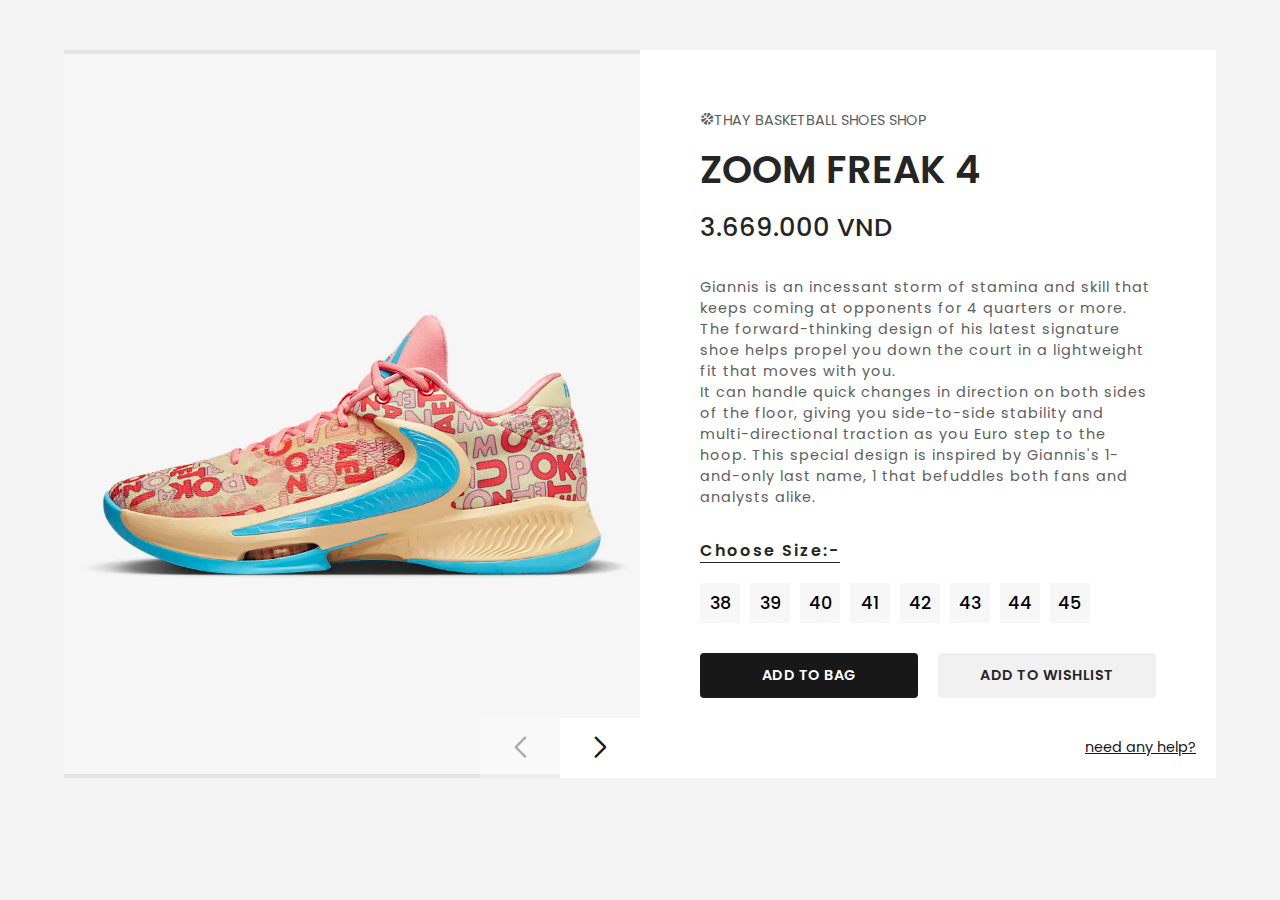
<file: Detail Product/product1.html>
<!--DOCTYPE html-->
 <html lang="en">
    <head>
        <meta charset="UTF-8">
        <meta http-equiv="X-UA-Compatible" content="IE=edge">
        <meta name="viewport" content="width=device-width, initial-scale=1.0">
        <title>THAYSHOP</title>
        <link rel="icon" type="image/x-icon" href="/Images/basketball-ball.png">
        <link rel="stylesheet" href="styleproduct.css"/>
        <link rel="stylesheet" href="https://cdn.jsdelivr.net/npm/boxicons@latest/css/boxicons.min.css">
        <link rel="preconnect" href="https://fonts.googleapis.com">
        <link rel="preconnect" href="https://fonts.gstatic.com" crossorigin>
        <link href="https://fonts.googleapis.com/css2?family=DM+Serif+Display:ital@0;1&family=Poppins:ital,wght@0,100;0,200;0,300;0,400;0,500;0,600;0,700;0,800;0,900;1,100;1,200;1,300;1,400;1,500;1,600;1,700;1,800;1,900&display=swap" rel="stylesheet">
        <link rel="stylesheet" href="https://cdnjs.cloudflare.com/ajax/libs/font-awesome/6.2.0/css/all.min.css">
    
        <!-- Link Swiper's CSS -->
        <link
          rel="stylesheet"
          href="https://cdn.jsdelivr.net/npm/swiper/swiper-bundle.min.css"
        />
    
    
    </head>
    <body>
    
        <!--==Product-Page=================================-->
        <section id="product-page">
        <div class="product-details">
            <!--IMAGES CLASS-->
            <div class="product-img">
    
            <!-- Swiper Slider -->
            <div class="swiper mySwiper">
                <div class="swiper-wrapper">
                
                <!--Add Images-->
                <div class="swiper-slide">
                    <img src="images/detail1/1.jpg" />
                </div>
                <div class="swiper-slide">
                    <img src="images/detail1/2.jpg" />
                </div>
                <div class="swiper-slide">
                    <img src="images/detail1/3.jpg" />
                </div>
                <div class="swiper-slide">
                    <img src="images/detail1/4.jpg" />
                </div>
                <div class="swiper-slide">
                    <img src="images/detail1/5.jpg" />
                </div>
                <div class="swiper-slide">
                    <img src="images/detail1/6.jpg" />
                </div>
                <div class="swiper-slide">
                  <img src="images/detail1/7.jpg" />
              </div>
    
                </div>
    
                <!--btns-->
                <div class="slider-btns">
                    <div class="swiper-button-prev"></div>
                    <div class="swiper-button-next"></div>
                </div>
            </div>
    
            </div>
            <!--**Text************************-->
            <div class="product-text">
                <!--category-->
                <span class="product-category"><i class='bx bxs-basketball' ></i>THAY BASKETBALL SHOES SHOP</span>
                <h3>ZOOM FREAK 4</h3>
                <span class="product-price">3.669.000 VND</span>
                <p>Giannis is an incessant storm of stamina and skill that keeps coming at opponents for 4 quarters or more. The forward-thinking design of his latest signature shoe helps propel you down the court in a lightweight fit that moves with you.
                    <br/>
                    It can handle quick changes in direction on both sides of the floor, giving you side-to-side stability and multi-directional traction as you Euro step to the hoop. This special design is inspired by Giannis's 1-and-only last name, 1 that befuddles both fans and analysts alike.
                </p>
                <!--size-->
                <div class="product-size-container">
                    <strong>Choose Size:-</strong>
                    <div class="product-size">
                        <!--Size 38-->
                        <input type="checkbox" class="s-checkbox" id="s-38">
                        <label for="s-38" class="s-label">38</label>
                        <!--Size 39-->
                        <input type="checkbox" class="s-checkbox" id="s-39">
                        <label for="s-39" class="s-label">39</label>
                        <!--Size 40-->
                        <input type="checkbox" class="s-checkbox" id="s-40">
                        <label for="s-40" class="s-label">40</label>
                        <!--Size 41-->
                        <input type="checkbox" class="s-checkbox" id="s-41">
                        <label for="s-41" class="s-label">41</label>
                        <!--Size 42-->
                        <input type="checkbox" class="s-checkbox" id="s-42">
                        <label for="s-42" class="s-label">42</label>
                        <!--Size 43-->
                        <input type="checkbox" class="s-checkbox" id="s-43">
                        <label for="s-43" class="s-label">43</label>
                        <!--Size 44-->
                        <input type="checkbox" class="s-checkbox" id="s-44">
                        <label for="s-44" class="s-label">44</label>
                        <!--Size 45-->
                        <input type="checkbox" class="s-checkbox" id="s-45">
                        <label for="s-45" class="s-label">45</label>
                    </div>
                </div>
    
                <!--btn-->
                <div class="product-button">
                    <a href="#" class="add-bag-btn">Add To Bag</a>
                    <a href="#" class="add-wishlist-btn">Add To Wishlist</a>
                </div>
                <!--help-btn-->
                <a href="#" class="help-btn">Need Any Help?</a>
            </div>
        </div>
        </section>
    
        <script src="https://code.jquery.com/jquery-3.6.1.js" integrity="sha256-3zlB5s2uwoUzrXK3BT7AX3FyvojsraNFxCc2vC/7pNI="crossorigin="anonymous"></script>
    
        <script src="https://cdn.jsdelivr.net/npm/swiper/swiper-bundle.min.js"></script>
    
        <!-- Initialize Swiper -->
        <script>
          var swiper = new Swiper(".mySwiper", {
            slidesPerView: 1,
            spaceBetween: 10,
            navigation: {
              nextEl: ".swiper-button-next",
              prevEl: ".swiper-button-prev",
            },
            breakpoints: {
              450: {
                slidesPerView: 1,
                spaceBetween: 0,
              },
              820: {
                slidesPerView: 1,
                spaceBetween: 0,
              },
              1024: {
                slidesPerView: 1,
                spaceBetween:0,
              },
            },
          });
    
    
          $('.s-checkbox').on('change', function() {
                $('.s-checkbox').not(this).prop('checked', false);  
            });
        </script>
    </body>
    </html>
</file>
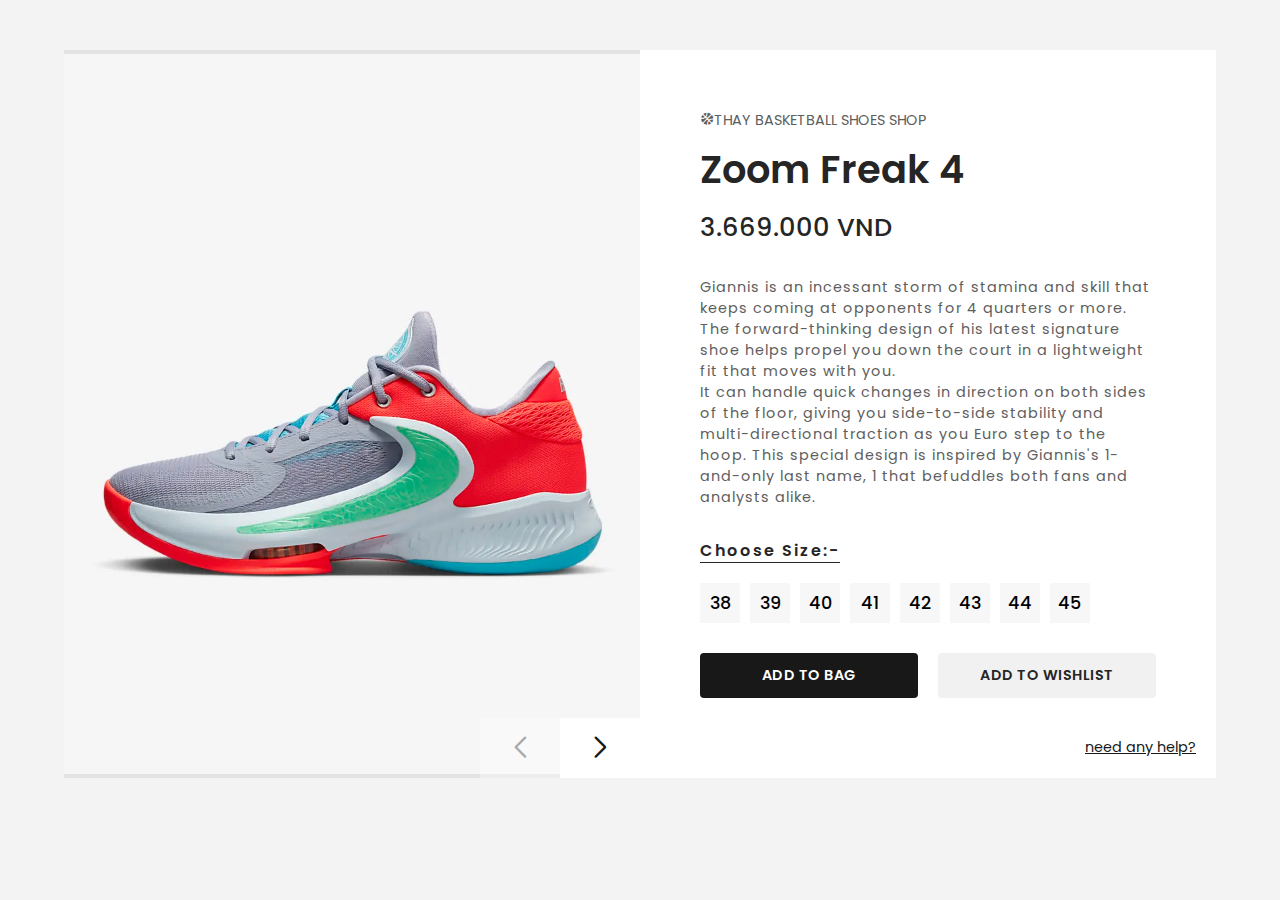
<file: Detail Product/product10.html>
<!--DOCTYPE html-->
 <html lang="en">
    <head>
        <meta charset="UTF-8">
        <meta http-equiv="X-UA-Compatible" content="IE=edge">
        <meta name="viewport" content="width=device-width, initial-scale=1.0">
        <title>THAYSHOP</title>
        <link rel="icon" type="image/x-icon" href="/Images/basketball-ball.png">
        <link rel="stylesheet" href="styleproduct.css"/>
        <link rel="stylesheet" href="https://cdn.jsdelivr.net/npm/boxicons@latest/css/boxicons.min.css">
        <link rel="preconnect" href="https://fonts.googleapis.com">
        <link rel="preconnect" href="https://fonts.gstatic.com" crossorigin>
        <link href="https://fonts.googleapis.com/css2?family=DM+Serif+Display:ital@0;1&family=Poppins:ital,wght@0,100;0,200;0,300;0,400;0,500;0,600;0,700;0,800;0,900;1,100;1,200;1,300;1,400;1,500;1,600;1,700;1,800;1,900&display=swap" rel="stylesheet">
        <link rel="stylesheet" href="https://cdnjs.cloudflare.com/ajax/libs/font-awesome/6.2.0/css/all.min.css">
    
        <!-- Link Swiper's CSS -->
        <link
          rel="stylesheet"
          href="https://cdn.jsdelivr.net/npm/swiper/swiper-bundle.min.css"
        />
    
    
    </head>
    <body>
    
        <!--==Product-Page=================================-->
        <section id="product-page">
        <div class="product-details">
            <!--IMAGES CLASS-->
            <div class="product-img">
    
            <!-- Swiper Slider -->
            <div class="swiper mySwiper">
                <div class="swiper-wrapper">
                
                <!--Add Images-->
                <div class="swiper-slide">
                    <img src="images/detail10/1.jpg" />
                </div>
                <div class="swiper-slide">
                    <img src="images/detail10/2.jpg" />
                </div>
                <div class="swiper-slide">
                    <img src="images/detail10/3.jpg" />
                </div>
                <div class="swiper-slide">
                    <img src="images/detail10/4.jpg" />
                </div>
                <div class="swiper-slide">
                    <img src="images/detail10/5.jpg" />
                </div>
                <div class="swiper-slide">
                    <img src="images/detail10/6.jpg" />
                </div>
                <div class="swiper-slide">
                    <img src="images/detail10/7.jpg" />
                </div>
    
                </div>
    
                <!--btns-->
                <div class="slider-btns">
                    <div class="swiper-button-prev"></div>
                    <div class="swiper-button-next"></div>
                </div>
            </div>
    
            </div>
            <!--**Text************************-->
            <div class="product-text">
                <!--category-->
                <span class="product-category"><i class='bx bxs-basketball' ></i>THAY BASKETBALL SHOES SHOP</span>
                <h3>Zoom Freak 4</h3>
                <span class="product-price">3.669.000 VND</span>
                <p>Giannis is an incessant storm of stamina and skill that keeps coming at opponents for 4 quarters or more. The forward-thinking design of his latest signature shoe helps propel you down the court in a lightweight fit that moves with you.
                    <br/>
                    It can handle quick changes in direction on both sides of the floor, giving you side-to-side stability and multi-directional traction as you Euro step to the hoop. This special design is inspired by Giannis's 1-and-only last name, 1 that befuddles both fans and analysts alike.
                </p>
                <!--size-->
                <div class="product-size-container">
                    <strong>Choose Size:-</strong>
                    <div class="product-size">
                        <!--Size 38-->
                        <input type="checkbox" class="s-checkbox" id="s-38">
                        <label for="s-38" class="s-label">38</label>
                        <!--Size 39-->
                        <input type="checkbox" class="s-checkbox" id="s-39">
                        <label for="s-39" class="s-label">39</label>
                        <!--Size 40-->
                        <input type="checkbox" class="s-checkbox" id="s-40">
                        <label for="s-40" class="s-label">40</label>
                        <!--Size 41-->
                        <input type="checkbox" class="s-checkbox" id="s-41">
                        <label for="s-41" class="s-label">41</label>
                        <!--Size 42-->
                        <input type="checkbox" class="s-checkbox" id="s-42">
                        <label for="s-42" class="s-label">42</label>
                        <!--Size 43-->
                        <input type="checkbox" class="s-checkbox" id="s-43">
                        <label for="s-43" class="s-label">43</label>
                        <!--Size 44-->
                        <input type="checkbox" class="s-checkbox" id="s-44">
                        <label for="s-44" class="s-label">44</label>
                        <!--Size 45-->
                        <input type="checkbox" class="s-checkbox" id="s-45">
                        <label for="s-45" class="s-label">45</label>
                    </div>
                </div>
    
                <!--btn-->
                <div class="product-button">
                    <a href="#" class="add-bag-btn">Add To Bag</a>
                    <a href="#" class="add-wishlist-btn">Add To Wishlist</a>
                </div>
                <!--help-btn-->
                <a href="#" class="help-btn">Need Any Help?</a>
            </div>
        </div>
        </section>
    
        <script src="https://code.jquery.com/jquery-3.6.1.js" integrity="sha256-3zlB5s2uwoUzrXK3BT7AX3FyvojsraNFxCc2vC/7pNI="crossorigin="anonymous"></script>
    
        <script src="https://cdn.jsdelivr.net/npm/swiper/swiper-bundle.min.js"></script>
    
        <!-- Initialize Swiper -->
        <script>
          var swiper = new Swiper(".mySwiper", {
            slidesPerView: 1,
            spaceBetween: 10,
            navigation: {
              nextEl: ".swiper-button-next",
              prevEl: ".swiper-button-prev",
            },
            breakpoints: {
              450: {
                slidesPerView: 1,
                spaceBetween: 0,
              },
              820: {
                slidesPerView: 1,
                spaceBetween: 0,
              },
              1024: {
                slidesPerView: 1,
                spaceBetween:0,
              },
            },
          });
    
    
          $('.s-checkbox').on('change', function() {
                $('.s-checkbox').not(this).prop('checked', false);  
            });
        </script>
    </body>
    </html>
</file>
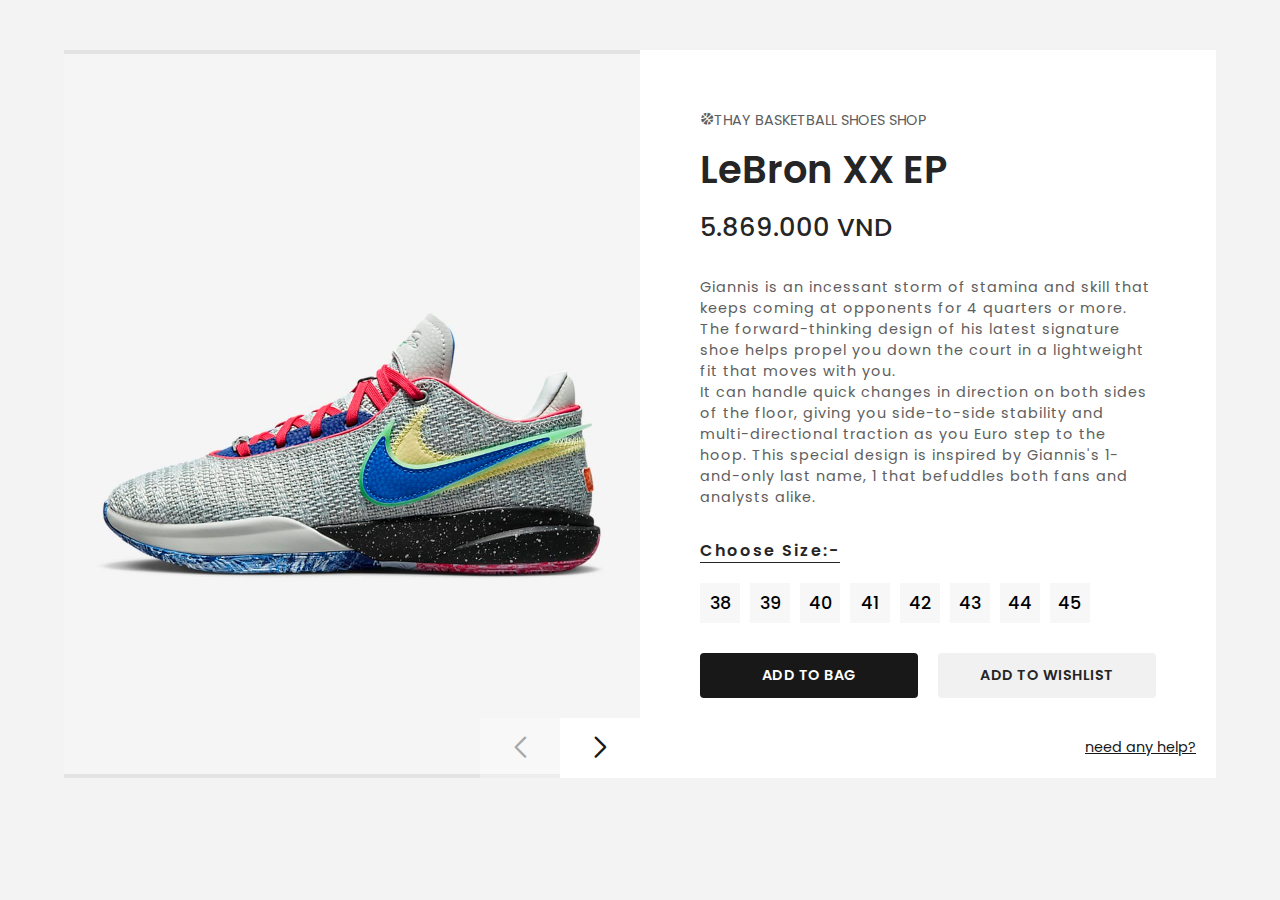
<file: Detail Product/product11.html>
<!--DOCTYPE html-->
 <html lang="en">
    <head>
        <meta charset="UTF-8">
        <meta http-equiv="X-UA-Compatible" content="IE=edge">
        <meta name="viewport" content="width=device-width, initial-scale=1.0">
        <title>THAYSHOP</title>
        <link rel="icon" type="image/x-icon" href="/Images/basketball-ball.png">
        <link rel="stylesheet" href="styleproduct.css"/>
        <link rel="stylesheet" href="https://cdn.jsdelivr.net/npm/boxicons@latest/css/boxicons.min.css">
        <link rel="preconnect" href="https://fonts.googleapis.com">
        <link rel="preconnect" href="https://fonts.gstatic.com" crossorigin>
        <link href="https://fonts.googleapis.com/css2?family=DM+Serif+Display:ital@0;1&family=Poppins:ital,wght@0,100;0,200;0,300;0,400;0,500;0,600;0,700;0,800;0,900;1,100;1,200;1,300;1,400;1,500;1,600;1,700;1,800;1,900&display=swap" rel="stylesheet">
        <link rel="stylesheet" href="https://cdnjs.cloudflare.com/ajax/libs/font-awesome/6.2.0/css/all.min.css">
    
        <!-- Link Swiper's CSS -->
        <link
          rel="stylesheet"
          href="https://cdn.jsdelivr.net/npm/swiper/swiper-bundle.min.css"
        />
    
    
    </head>
    <body>
    
        <!--==Product-Page=================================-->
        <section id="product-page">
        <div class="product-details">
            <!--IMAGES CLASS-->
            <div class="product-img">
    
            <!-- Swiper Slider -->
            <div class="swiper mySwiper">
                <div class="swiper-wrapper">
                
                <!--Add Images-->
                <div class="swiper-slide">
                    <img src="images/detail11/1.jpg" />
                </div>
                <div class="swiper-slide">
                    <img src="images/detail11/2.jpg" />
                </div>
                <div class="swiper-slide">
                    <img src="images/detail11/3.jpg" />
                </div>
                <div class="swiper-slide">
                    <img src="images/detail11/4.jpg" />
                </div>
                <div class="swiper-slide">
                    <img src="images/detail11/5.jpg" />
                </div>
                <div class="swiper-slide">
                    <img src="images/detail11/6.jpg" />
                </div>
                <div class="swiper-slide">
                    <img src="images/detail11/7.jpg" />
                </div>
    
                </div>
    
                <!--btns-->
                <div class="slider-btns">
                    <div class="swiper-button-prev"></div>
                    <div class="swiper-button-next"></div>
                </div>
            </div>
    
            </div>
            <!--**Text************************-->
            <div class="product-text">
                <!--category-->
                <span class="product-category"><i class='bx bxs-basketball' ></i>THAY BASKETBALL SHOES SHOP</span>
                <h3>LeBron XX EP</h3>
                <span class="product-price">5.869.000 VND</span>
                <p>Giannis is an incessant storm of stamina and skill that keeps coming at opponents for 4 quarters or more. The forward-thinking design of his latest signature shoe helps propel you down the court in a lightweight fit that moves with you.
                    <br/>
                    It can handle quick changes in direction on both sides of the floor, giving you side-to-side stability and multi-directional traction as you Euro step to the hoop. This special design is inspired by Giannis's 1-and-only last name, 1 that befuddles both fans and analysts alike.
                </p>
                <!--size-->
                <div class="product-size-container">
                    <strong>Choose Size:-</strong>
                    <div class="product-size">
                        <!--Size 38-->
                        <input type="checkbox" class="s-checkbox" id="s-38">
                        <label for="s-38" class="s-label">38</label>
                        <!--Size 39-->
                        <input type="checkbox" class="s-checkbox" id="s-39">
                        <label for="s-39" class="s-label">39</label>
                        <!--Size 40-->
                        <input type="checkbox" class="s-checkbox" id="s-40">
                        <label for="s-40" class="s-label">40</label>
                        <!--Size 41-->
                        <input type="checkbox" class="s-checkbox" id="s-41">
                        <label for="s-41" class="s-label">41</label>
                        <!--Size 42-->
                        <input type="checkbox" class="s-checkbox" id="s-42">
                        <label for="s-42" class="s-label">42</label>
                        <!--Size 43-->
                        <input type="checkbox" class="s-checkbox" id="s-43">
                        <label for="s-43" class="s-label">43</label>
                        <!--Size 44-->
                        <input type="checkbox" class="s-checkbox" id="s-44">
                        <label for="s-44" class="s-label">44</label>
                        <!--Size 45-->
                        <input type="checkbox" class="s-checkbox" id="s-45">
                        <label for="s-45" class="s-label">45</label>
                    </div>
                </div>
    
                <!--btn-->
                <div class="product-button">
                    <a href="#" class="add-bag-btn">Add To Bag</a>
                    <a href="#" class="add-wishlist-btn">Add To Wishlist</a>
                </div>
                <!--help-btn-->
                <a href="#" class="help-btn">Need Any Help?</a>
            </div>
        </div>
        </section>
    
        <script src="https://code.jquery.com/jquery-3.6.1.js" integrity="sha256-3zlB5s2uwoUzrXK3BT7AX3FyvojsraNFxCc2vC/7pNI="crossorigin="anonymous"></script>
    
        <script src="https://cdn.jsdelivr.net/npm/swiper/swiper-bundle.min.js"></script>
    
        <!-- Initialize Swiper -->
        <script>
          var swiper = new Swiper(".mySwiper", {
            slidesPerView: 1,
            spaceBetween: 10,
            navigation: {
              nextEl: ".swiper-button-next",
              prevEl: ".swiper-button-prev",
            },
            breakpoints: {
              450: {
                slidesPerView: 1,
                spaceBetween: 0,
              },
              820: {
                slidesPerView: 1,
                spaceBetween: 0,
              },
              1024: {
                slidesPerView: 1,
                spaceBetween:0,
              },
            },
          });
    
    
          $('.s-checkbox').on('change', function() {
                $('.s-checkbox').not(this).prop('checked', false);  
            });
        </script>
    </body>
    </html>
</file>
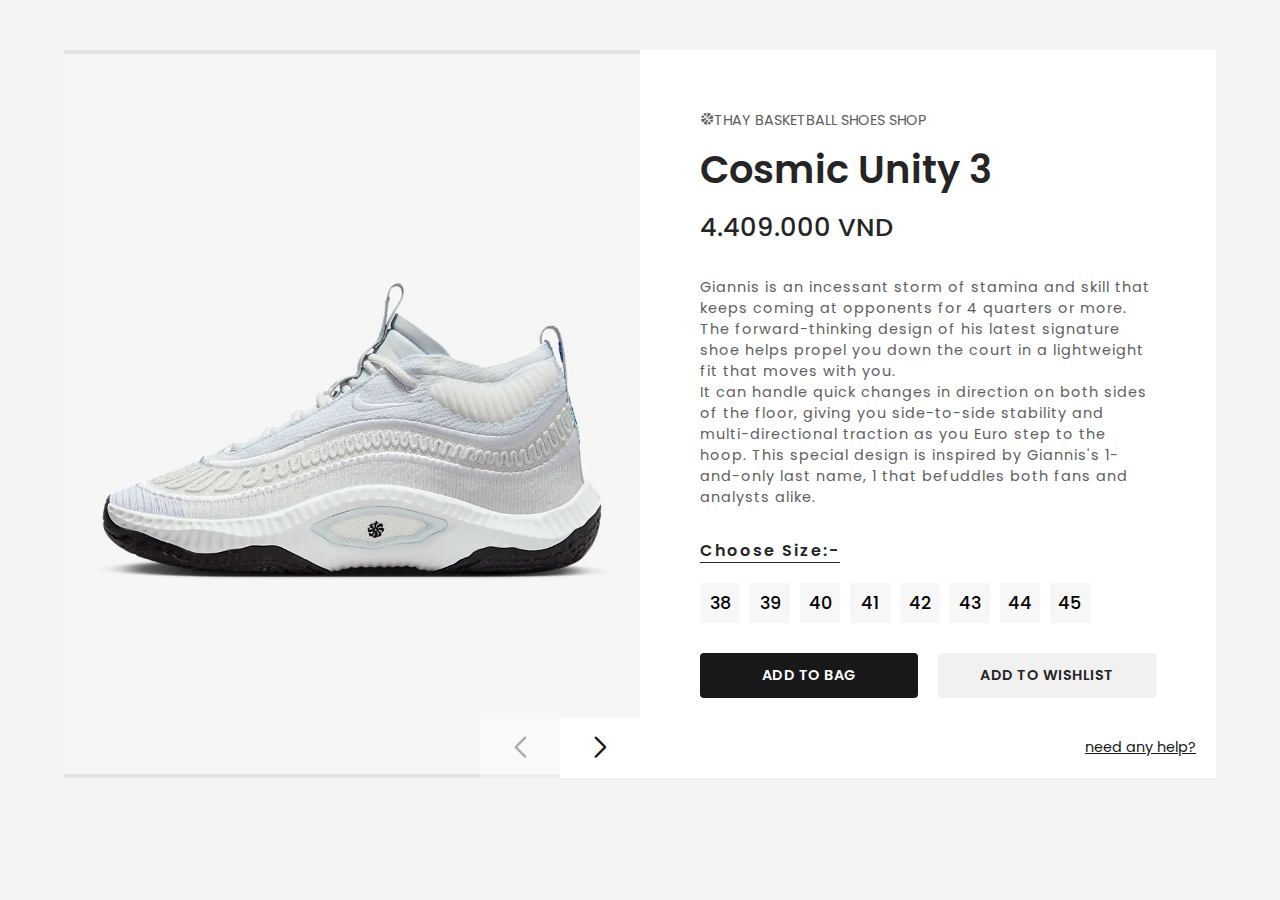
<file: Detail Product/product12.html>
<!--DOCTYPE html-->
 <html lang="en">
    <head>
        <meta charset="UTF-8">
        <meta http-equiv="X-UA-Compatible" content="IE=edge">
        <meta name="viewport" content="width=device-width, initial-scale=1.0">
        <title>THAYSHOP</title>
        <link rel="icon" type="image/x-icon" href="/Images/basketball-ball.png">
        <link rel="stylesheet" href="styleproduct.css"/>
        <link rel="stylesheet" href="https://cdn.jsdelivr.net/npm/boxicons@latest/css/boxicons.min.css">
        <link rel="preconnect" href="https://fonts.googleapis.com">
        <link rel="preconnect" href="https://fonts.gstatic.com" crossorigin>
        <link href="https://fonts.googleapis.com/css2?family=DM+Serif+Display:ital@0;1&family=Poppins:ital,wght@0,100;0,200;0,300;0,400;0,500;0,600;0,700;0,800;0,900;1,100;1,200;1,300;1,400;1,500;1,600;1,700;1,800;1,900&display=swap" rel="stylesheet">
        <link rel="stylesheet" href="https://cdnjs.cloudflare.com/ajax/libs/font-awesome/6.2.0/css/all.min.css">
    
        <!-- Link Swiper's CSS -->
        <link
          rel="stylesheet"
          href="https://cdn.jsdelivr.net/npm/swiper/swiper-bundle.min.css"
        />
    
    
    </head>
    <body>
    
        <!--==Product-Page=================================-->
        <section id="product-page">
        <div class="product-details">
            <!--IMAGES CLASS-->
            <div class="product-img">
    
            <!-- Swiper Slider -->
            <div class="swiper mySwiper">
                <div class="swiper-wrapper">
                
                <!--Add Images-->
                <div class="swiper-slide">
                    <img src="images/detail12/1.jpg" />
                </div>
                <div class="swiper-slide">
                    <img src="images/detail12/2.jpg" />
                </div>
                <div class="swiper-slide">
                    <img src="images/detail12/3.jpg" />
                </div>
                <div class="swiper-slide">
                    <img src="images/detail12/4.jpg" />
                </div>
                <div class="swiper-slide">
                    <img src="images/detail12/5.jpg" />
                </div>
                <div class="swiper-slide">
                    <img src="images/detail12/6.jpg" />
                </div>
                <div class="swiper-slide">
                    <img src="images/detail12/7.jpg" />
                </div>
    
                </div>
    
                <!--btns-->
                <div class="slider-btns">
                    <div class="swiper-button-prev"></div>
                    <div class="swiper-button-next"></div>
                </div>
            </div>
    
            </div>
            <!--**Text************************-->
            <div class="product-text">
                <!--category-->
                <span class="product-category"><i class='bx bxs-basketball' ></i>THAY BASKETBALL SHOES SHOP</span>
                <h3>Cosmic Unity 3</h3>
                <span class="product-price">4.409.000 VND</span>
                <p>Giannis is an incessant storm of stamina and skill that keeps coming at opponents for 4 quarters or more. The forward-thinking design of his latest signature shoe helps propel you down the court in a lightweight fit that moves with you.
                    <br/>
                    It can handle quick changes in direction on both sides of the floor, giving you side-to-side stability and multi-directional traction as you Euro step to the hoop. This special design is inspired by Giannis's 1-and-only last name, 1 that befuddles both fans and analysts alike.
                </p>
                <!--size-->
                <div class="product-size-container">
                    <strong>Choose Size:-</strong>
                    <div class="product-size">
                        <!--Size 38-->
                        <input type="checkbox" class="s-checkbox" id="s-38">
                        <label for="s-38" class="s-label">38</label>
                        <!--Size 39-->
                        <input type="checkbox" class="s-checkbox" id="s-39">
                        <label for="s-39" class="s-label">39</label>
                        <!--Size 40-->
                        <input type="checkbox" class="s-checkbox" id="s-40">
                        <label for="s-40" class="s-label">40</label>
                        <!--Size 41-->
                        <input type="checkbox" class="s-checkbox" id="s-41">
                        <label for="s-41" class="s-label">41</label>
                        <!--Size 42-->
                        <input type="checkbox" class="s-checkbox" id="s-42">
                        <label for="s-42" class="s-label">42</label>
                        <!--Size 43-->
                        <input type="checkbox" class="s-checkbox" id="s-43">
                        <label for="s-43" class="s-label">43</label>
                        <!--Size 44-->
                        <input type="checkbox" class="s-checkbox" id="s-44">
                        <label for="s-44" class="s-label">44</label>
                        <!--Size 45-->
                        <input type="checkbox" class="s-checkbox" id="s-45">
                        <label for="s-45" class="s-label">45</label>
                    </div>
                </div>
    
                <!--btn-->
                <div class="product-button">
                    <a href="#" class="add-bag-btn">Add To Bag</a>
                    <a href="#" class="add-wishlist-btn">Add To Wishlist</a>
                </div>
                <!--help-btn-->
                <a href="#" class="help-btn">Need Any Help?</a>
            </div>
        </div>
        </section>
    
        <script src="https://code.jquery.com/jquery-3.6.1.js" integrity="sha256-3zlB5s2uwoUzrXK3BT7AX3FyvojsraNFxCc2vC/7pNI="crossorigin="anonymous"></script>
    
        <script src="https://cdn.jsdelivr.net/npm/swiper/swiper-bundle.min.js"></script>
    
        <!-- Initialize Swiper -->
        <script>
          var swiper = new Swiper(".mySwiper", {
            slidesPerView: 1,
            spaceBetween: 10,
            navigation: {
              nextEl: ".swiper-button-next",
              prevEl: ".swiper-button-prev",
            },
            breakpoints: {
              450: {
                slidesPerView: 1,
                spaceBetween: 0,
              },
              820: {
                slidesPerView: 1,
                spaceBetween: 0,
              },
              1024: {
                slidesPerView: 1,
                spaceBetween:0,
              },
            },
          });
    
    
          $('.s-checkbox').on('change', function() {
                $('.s-checkbox').not(this).prop('checked', false);  
            });
        </script>
    </body>
    </html>
</file>
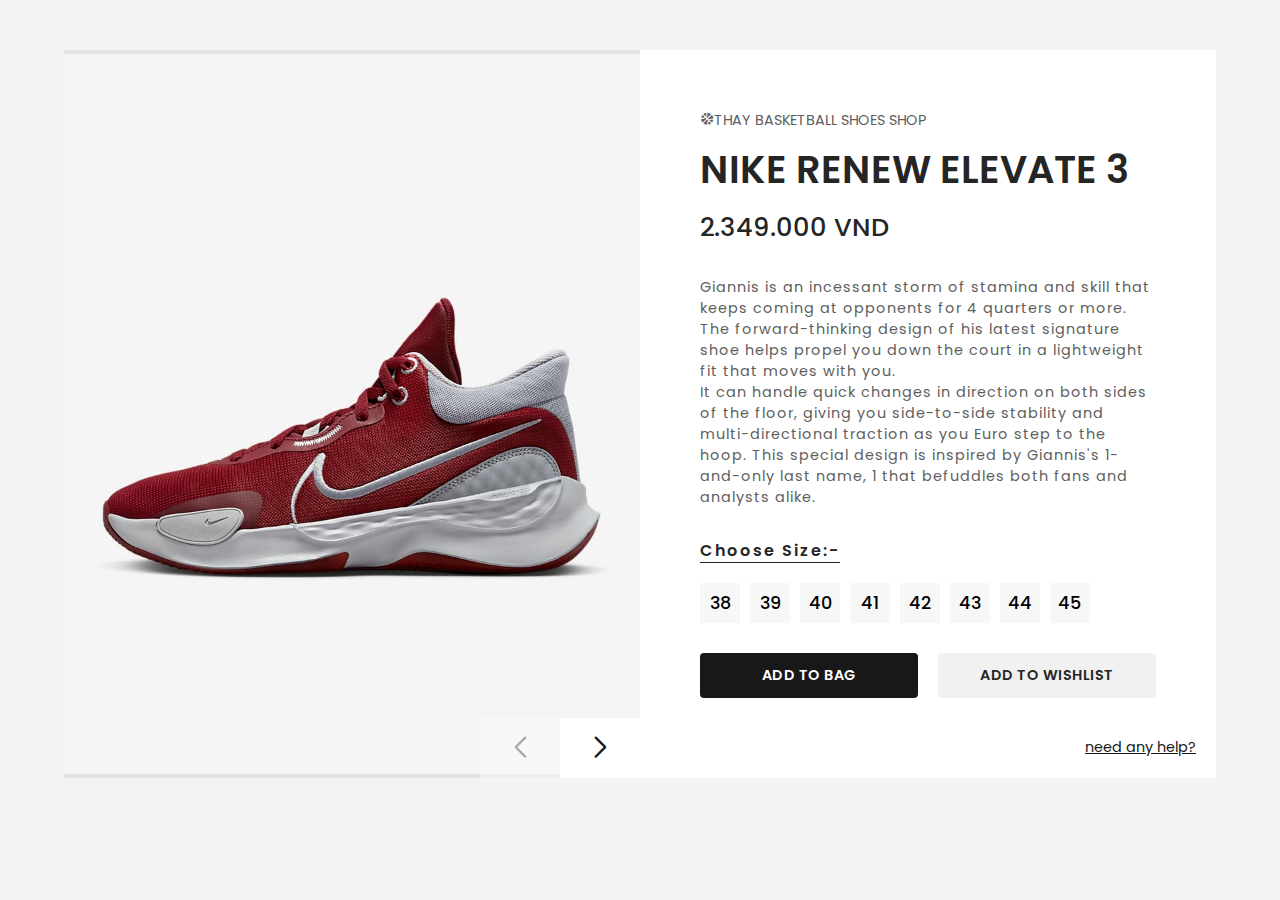
<file: Detail Product/product2.html>
<!--DOCTYPE html-->
 <html lang="en">
    <head>
        <meta charset="UTF-8">
        <meta http-equiv="X-UA-Compatible" content="IE=edge">
        <meta name="viewport" content="width=device-width, initial-scale=1.0">
        <title>THAYSHOP</title>
        <link rel="icon" type="image/x-icon" href="/Images/basketball-ball.png">
        <link rel="stylesheet" href="styleproduct.css"/>
        <link rel="stylesheet" href="https://cdn.jsdelivr.net/npm/boxicons@latest/css/boxicons.min.css">
        <link rel="preconnect" href="https://fonts.googleapis.com">
        <link rel="preconnect" href="https://fonts.gstatic.com" crossorigin>
        <link href="https://fonts.googleapis.com/css2?family=DM+Serif+Display:ital@0;1&family=Poppins:ital,wght@0,100;0,200;0,300;0,400;0,500;0,600;0,700;0,800;0,900;1,100;1,200;1,300;1,400;1,500;1,600;1,700;1,800;1,900&display=swap" rel="stylesheet">
        <link rel="stylesheet" href="https://cdnjs.cloudflare.com/ajax/libs/font-awesome/6.2.0/css/all.min.css">
    
        <!-- Link Swiper's CSS -->
        <link
          rel="stylesheet"
          href="https://cdn.jsdelivr.net/npm/swiper/swiper-bundle.min.css"
        />
    
    
    </head>
    <body>
    
        <!--==Product-Page=================================-->
        <section id="product-page">
        <div class="product-details">
            <!--IMAGES CLASS-->
            <div class="product-img">
    
            <!-- Swiper Slider -->
            <div class="swiper mySwiper">
                <div class="swiper-wrapper">
                
                <!--Add Images-->
                <div class="swiper-slide">
                    <img src="images/detail2/1.jpg" />
                </div>
                <div class="swiper-slide">
                    <img src="images/detail2/2.jpg" />
                </div>
                <div class="swiper-slide">
                    <img src="images/detail2/3.jpg" />
                </div>
                <div class="swiper-slide">
                    <img src="images/detail2/4.jpg" />
                </div>
                <div class="swiper-slide">
                    <img src="images/detail2/5.jpg" />
                </div>
                <div class="swiper-slide">
                    <img src="images/detail2/6.jpg" />
                </div>
                <div class="swiper-slide">
                    <img src="images/detail2/7.jpg" />
                </div>
    
                </div>
    
                <!--btns-->
                <div class="slider-btns">
                    <div class="swiper-button-prev"></div>
                    <div class="swiper-button-next"></div>
                </div>
            </div>
    
            </div>
            <!--**Text************************-->
            <div class="product-text">
                <!--category-->
                <span class="product-category"><i class='bx bxs-basketball' ></i>THAY BASKETBALL SHOES SHOP</span>
                <h3>NIKE RENEW ELEVATE 3</h3>
                <span class="product-price">2.349.000 VND</span>
                <p>Giannis is an incessant storm of stamina and skill that keeps coming at opponents for 4 quarters or more. The forward-thinking design of his latest signature shoe helps propel you down the court in a lightweight fit that moves with you.
                    <br/>
                    It can handle quick changes in direction on both sides of the floor, giving you side-to-side stability and multi-directional traction as you Euro step to the hoop. This special design is inspired by Giannis's 1-and-only last name, 1 that befuddles both fans and analysts alike.
                </p>
                <!--size-->
                <div class="product-size-container">
                    <strong>Choose Size:-</strong>
                    <div class="product-size">
                        <!--Size 38-->
                        <input type="checkbox" class="s-checkbox" id="s-38">
                        <label for="s-38" class="s-label">38</label>
                        <!--Size 39-->
                        <input type="checkbox" class="s-checkbox" id="s-39">
                        <label for="s-39" class="s-label">39</label>
                        <!--Size 40-->
                        <input type="checkbox" class="s-checkbox" id="s-40">
                        <label for="s-40" class="s-label">40</label>
                        <!--Size 41-->
                        <input type="checkbox" class="s-checkbox" id="s-41">
                        <label for="s-41" class="s-label">41</label>
                        <!--Size 42-->
                        <input type="checkbox" class="s-checkbox" id="s-42">
                        <label for="s-42" class="s-label">42</label>
                        <!--Size 43-->
                        <input type="checkbox" class="s-checkbox" id="s-43">
                        <label for="s-43" class="s-label">43</label>
                        <!--Size 44-->
                        <input type="checkbox" class="s-checkbox" id="s-44">
                        <label for="s-44" class="s-label">44</label>
                        <!--Size 45-->
                        <input type="checkbox" class="s-checkbox" id="s-45">
                        <label for="s-45" class="s-label">45</label>
                    </div>
                </div>
    
                <!--btn-->
                <div class="product-button">
                    <a href="#" class="add-bag-btn">Add To Bag</a>
                    <a href="#" class="add-wishlist-btn">Add To Wishlist</a>
                </div>
                <!--help-btn-->
                <a href="#" class="help-btn">Need Any Help?</a>
            </div>
        </div>
        </section>
    
        <script src="https://code.jquery.com/jquery-3.6.1.js" integrity="sha256-3zlB5s2uwoUzrXK3BT7AX3FyvojsraNFxCc2vC/7pNI="crossorigin="anonymous"></script>
    
        <script src="https://cdn.jsdelivr.net/npm/swiper/swiper-bundle.min.js"></script>
    
        <!-- Initialize Swiper -->
        <script>
          var swiper = new Swiper(".mySwiper", {
            slidesPerView: 1,
            spaceBetween: 10,
            navigation: {
              nextEl: ".swiper-button-next",
              prevEl: ".swiper-button-prev",
            },
            breakpoints: {
              450: {
                slidesPerView: 1,
                spaceBetween: 0,
              },
              820: {
                slidesPerView: 1,
                spaceBetween: 0,
              },
              1024: {
                slidesPerView: 1,
                spaceBetween:0,
              },
            },
          });
    
    
          $('.s-checkbox').on('change', function() {
                $('.s-checkbox').not(this).prop('checked', false);  
            });
        </script>
    </body>
    </html>
</file>
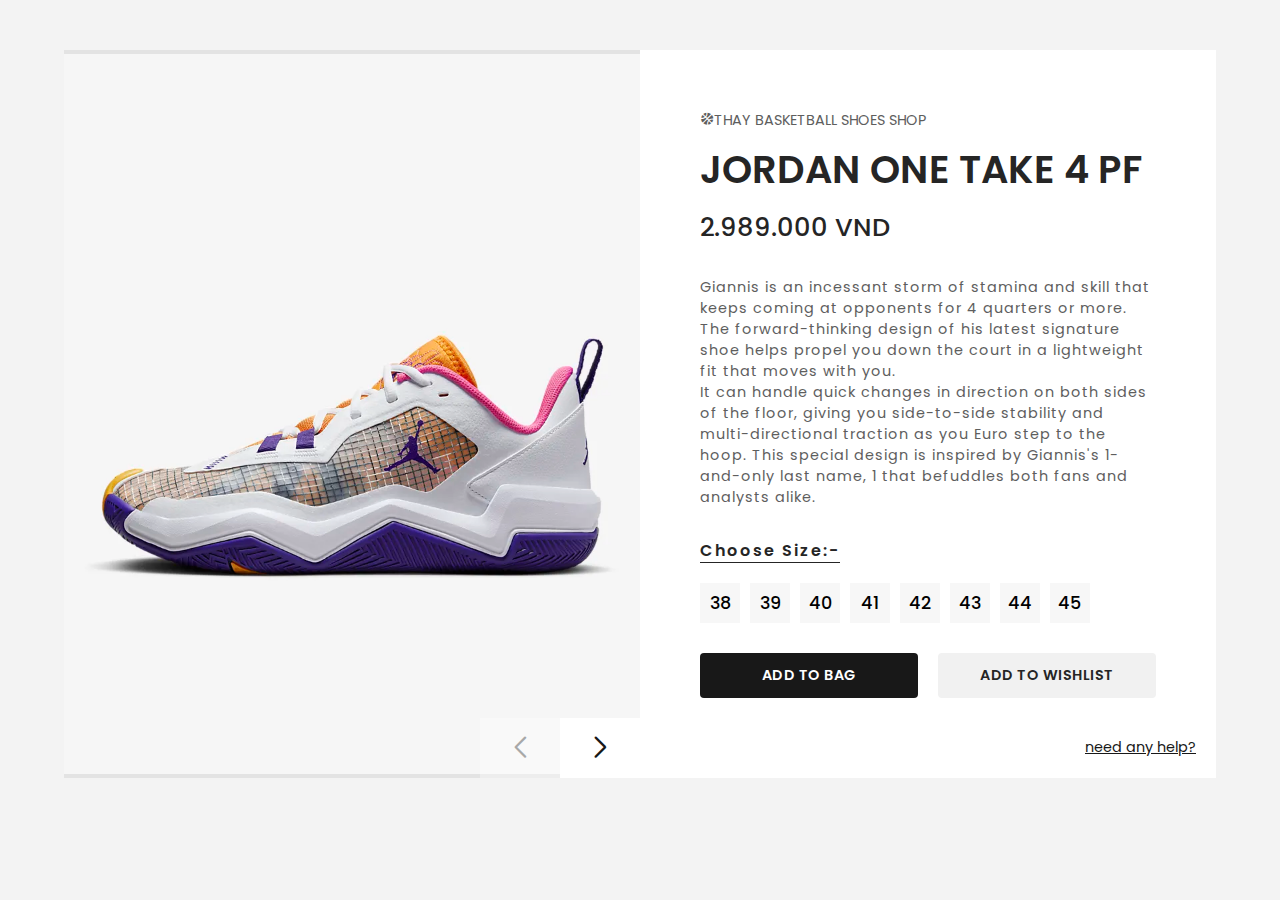
<file: Detail Product/product3.html>
<!--DOCTYPE html-->
 <html lang="en">
    <head>
        <meta charset="UTF-8">
        <meta http-equiv="X-UA-Compatible" content="IE=edge">
        <meta name="viewport" content="width=device-width, initial-scale=1.0">
        <title>THAYSHOP</title>
        <link rel="icon" type="image/x-icon" href="/Images/basketball-ball.png">
        <link rel="stylesheet" href="styleproduct.css"/>
        <link rel="stylesheet" href="https://cdn.jsdelivr.net/npm/boxicons@latest/css/boxicons.min.css">
        <link rel="preconnect" href="https://fonts.googleapis.com">
        <link rel="preconnect" href="https://fonts.gstatic.com" crossorigin>
        <link href="https://fonts.googleapis.com/css2?family=DM+Serif+Display:ital@0;1&family=Poppins:ital,wght@0,100;0,200;0,300;0,400;0,500;0,600;0,700;0,800;0,900;1,100;1,200;1,300;1,400;1,500;1,600;1,700;1,800;1,900&display=swap" rel="stylesheet">
        <link rel="stylesheet" href="https://cdnjs.cloudflare.com/ajax/libs/font-awesome/6.2.0/css/all.min.css">
    
        <!-- Link Swiper's CSS -->
        <link
          rel="stylesheet"
          href="https://cdn.jsdelivr.net/npm/swiper/swiper-bundle.min.css"
        />
    
    
    </head>
    <body>
    
        <!--==Product-Page=================================-->
        <section id="product-page">
        <div class="product-details">
            <!--IMAGES CLASS-->
            <div class="product-img">
    
            <!-- Swiper Slider -->
            <div class="swiper mySwiper">
                <div class="swiper-wrapper">
                
                <!--Add Images-->
                <div class="swiper-slide">
                    <img src="images/detail3/1.jpg" />
                </div>
                <div class="swiper-slide">
                    <img src="images/detail3/2.jpg" />
                </div>
                <div class="swiper-slide">
                    <img src="images/detail3/3.jpg" />
                </div>
                <div class="swiper-slide">
                    <img src="images/detail3/4.jpg" />
                </div>
                <div class="swiper-slide">
                    <img src="images/detail3/5.jpg" />
                </div>
                <div class="swiper-slide">
                    <img src="images/detail3/6.jpg" />
                </div>
                <div class="swiper-slide">
                    <img src="images/detail3/7.jpg" />
                </div>
    
                </div>
    
                <!--btns-->
                <div class="slider-btns">
                    <div class="swiper-button-prev"></div>
                    <div class="swiper-button-next"></div>
                </div>
            </div>
    
            </div>
            <!--**Text************************-->
            <div class="product-text">
                <!--category-->
                <span class="product-category"><i class='bx bxs-basketball' ></i>THAY BASKETBALL SHOES SHOP</span>
                <h3>JORDAN ONE TAKE 4 PF</h3>
                <span class="product-price">2.989.000 VND</span>
                <p>Giannis is an incessant storm of stamina and skill that keeps coming at opponents for 4 quarters or more. The forward-thinking design of his latest signature shoe helps propel you down the court in a lightweight fit that moves with you.
                    <br/>
                    It can handle quick changes in direction on both sides of the floor, giving you side-to-side stability and multi-directional traction as you Euro step to the hoop. This special design is inspired by Giannis's 1-and-only last name, 1 that befuddles both fans and analysts alike.
                </p>
                <!--size-->
                <div class="product-size-container">
                    <strong>Choose Size:-</strong>
                    <div class="product-size">
                        <!--Size 38-->
                        <input type="checkbox" class="s-checkbox" id="s-38">
                        <label for="s-38" class="s-label">38</label>
                        <!--Size 39-->
                        <input type="checkbox" class="s-checkbox" id="s-39">
                        <label for="s-39" class="s-label">39</label>
                        <!--Size 40-->
                        <input type="checkbox" class="s-checkbox" id="s-40">
                        <label for="s-40" class="s-label">40</label>
                        <!--Size 41-->
                        <input type="checkbox" class="s-checkbox" id="s-41">
                        <label for="s-41" class="s-label">41</label>
                        <!--Size 42-->
                        <input type="checkbox" class="s-checkbox" id="s-42">
                        <label for="s-42" class="s-label">42</label>
                        <!--Size 43-->
                        <input type="checkbox" class="s-checkbox" id="s-43">
                        <label for="s-43" class="s-label">43</label>
                        <!--Size 44-->
                        <input type="checkbox" class="s-checkbox" id="s-44">
                        <label for="s-44" class="s-label">44</label>
                        <!--Size 45-->
                        <input type="checkbox" class="s-checkbox" id="s-45">
                        <label for="s-45" class="s-label">45</label>
                    </div>
                </div>
    
                <!--btn-->
                <div class="product-button">
                    <a href="#" class="add-bag-btn">Add To Bag</a>
                    <a href="#" class="add-wishlist-btn">Add To Wishlist</a>
                </div>
                <!--help-btn-->
                <a href="#" class="help-btn">Need Any Help?</a>
            </div>
        </div>
        </section>
    
        <script src="https://code.jquery.com/jquery-3.6.1.js" integrity="sha256-3zlB5s2uwoUzrXK3BT7AX3FyvojsraNFxCc2vC/7pNI="crossorigin="anonymous"></script>
    
        <script src="https://cdn.jsdelivr.net/npm/swiper/swiper-bundle.min.js"></script>
    
        <!-- Initialize Swiper -->
        <script>
          var swiper = new Swiper(".mySwiper", {
            slidesPerView: 1,
            spaceBetween: 10,
            navigation: {
              nextEl: ".swiper-button-next",
              prevEl: ".swiper-button-prev",
            },
            breakpoints: {
              450: {
                slidesPerView: 1,
                spaceBetween: 0,
              },
              820: {
                slidesPerView: 1,
                spaceBetween: 0,
              },
              1024: {
                slidesPerView: 1,
                spaceBetween:0,
              },
            },
          });
    
    
          $('.s-checkbox').on('change', function() {
                $('.s-checkbox').not(this).prop('checked', false);  
            });
        </script>
    </body>
    </html>
</file>
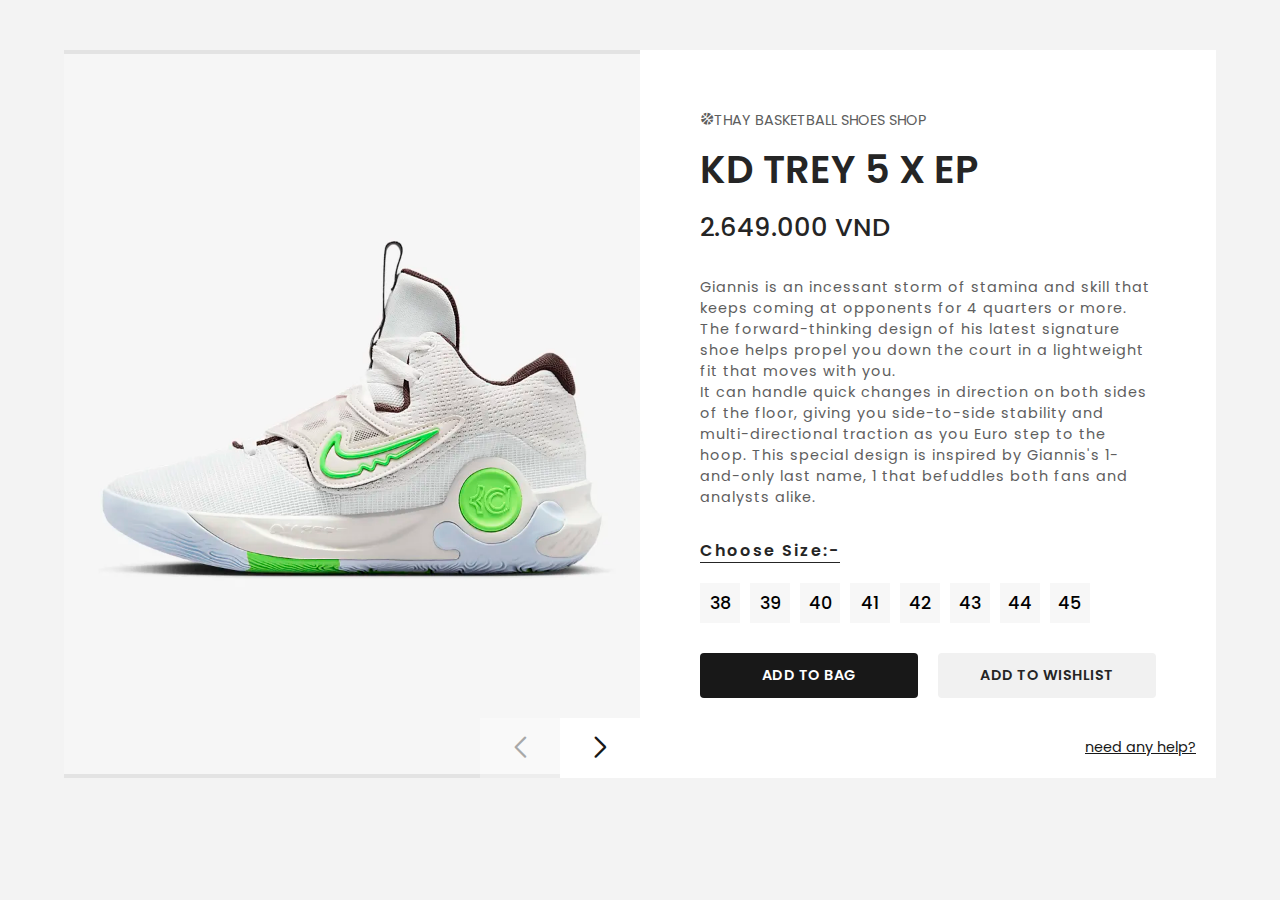
<file: Detail Product/product4.html>
<!--DOCTYPE html-->
 <html lang="en">
    <head>
        <meta charset="UTF-8">
        <meta http-equiv="X-UA-Compatible" content="IE=edge">
        <meta name="viewport" content="width=device-width, initial-scale=1.0">
        <title>THAYSHOP</title>
        <link rel="icon" type="image/x-icon" href="/Images/basketball-ball.png">
        <link rel="stylesheet" href="styleproduct.css"/>
        <link rel="stylesheet" href="https://cdn.jsdelivr.net/npm/boxicons@latest/css/boxicons.min.css">
        <link rel="preconnect" href="https://fonts.googleapis.com">
        <link rel="preconnect" href="https://fonts.gstatic.com" crossorigin>
        <link href="https://fonts.googleapis.com/css2?family=DM+Serif+Display:ital@0;1&family=Poppins:ital,wght@0,100;0,200;0,300;0,400;0,500;0,600;0,700;0,800;0,900;1,100;1,200;1,300;1,400;1,500;1,600;1,700;1,800;1,900&display=swap" rel="stylesheet">
        <link rel="stylesheet" href="https://cdnjs.cloudflare.com/ajax/libs/font-awesome/6.2.0/css/all.min.css">
    
        <!-- Link Swiper's CSS -->
        <link
          rel="stylesheet"
          href="https://cdn.jsdelivr.net/npm/swiper/swiper-bundle.min.css"
        />
    
    
    </head>
    <body>
    
        <!--==Product-Page=================================-->
        <section id="product-page">
        <div class="product-details">
            <!--IMAGES CLASS-->
            <div class="product-img">
    
            <!-- Swiper Slider -->
            <div class="swiper mySwiper">
                <div class="swiper-wrapper">
                
                <!--Add Images-->
                <div class="swiper-slide">
                    <img src="images/detail4/1.jpg" />
                </div>
                <div class="swiper-slide">
                    <img src="images/detail4/2.jpg" />
                </div>
                <div class="swiper-slide">
                    <img src="images/detail4/3.jpg" />
                </div>
                <div class="swiper-slide">
                    <img src="images/detail4/4.jpg" />
                </div>
                <div class="swiper-slide">
                    <img src="images/detail4/5.jpg" />
                </div>
                <div class="swiper-slide">
                    <img src="images/detail4/6.jpg" />
                </div>
                <div class="swiper-slide">
                    <img src="images/detail4/7.jpg" />
                </div>
    
                </div>
    
                <!--btns-->
                <div class="slider-btns">
                    <div class="swiper-button-prev"></div>
                    <div class="swiper-button-next"></div>
                </div>
            </div>
    
            </div>
            <!--**Text************************-->
            <div class="product-text">
                <!--category-->
                <span class="product-category"><i class='bx bxs-basketball' ></i>THAY BASKETBALL SHOES SHOP</span>
                <h3>KD TREY 5 X EP</h3>
                <span class="product-price">2.649.000 VND</span>
                <p>Giannis is an incessant storm of stamina and skill that keeps coming at opponents for 4 quarters or more. The forward-thinking design of his latest signature shoe helps propel you down the court in a lightweight fit that moves with you.
                    <br/>
                    It can handle quick changes in direction on both sides of the floor, giving you side-to-side stability and multi-directional traction as you Euro step to the hoop. This special design is inspired by Giannis's 1-and-only last name, 1 that befuddles both fans and analysts alike.
                </p>
                <!--size-->
                <div class="product-size-container">
                    <strong>Choose Size:-</strong>
                    <div class="product-size">
                        <!--Size 38-->
                        <input type="checkbox" class="s-checkbox" id="s-38">
                        <label for="s-38" class="s-label">38</label>
                        <!--Size 39-->
                        <input type="checkbox" class="s-checkbox" id="s-39">
                        <label for="s-39" class="s-label">39</label>
                        <!--Size 40-->
                        <input type="checkbox" class="s-checkbox" id="s-40">
                        <label for="s-40" class="s-label">40</label>
                        <!--Size 41-->
                        <input type="checkbox" class="s-checkbox" id="s-41">
                        <label for="s-41" class="s-label">41</label>
                        <!--Size 42-->
                        <input type="checkbox" class="s-checkbox" id="s-42">
                        <label for="s-42" class="s-label">42</label>
                        <!--Size 43-->
                        <input type="checkbox" class="s-checkbox" id="s-43">
                        <label for="s-43" class="s-label">43</label>
                        <!--Size 44-->
                        <input type="checkbox" class="s-checkbox" id="s-44">
                        <label for="s-44" class="s-label">44</label>
                        <!--Size 45-->
                        <input type="checkbox" class="s-checkbox" id="s-45">
                        <label for="s-45" class="s-label">45</label>
                    </div>
                </div>
    
                <!--btn-->
                <div class="product-button">
                    <a href="#" class="add-bag-btn">Add To Bag</a>
                    <a href="#" class="add-wishlist-btn">Add To Wishlist</a>
                </div>
                <!--help-btn-->
                <a href="#" class="help-btn">Need Any Help?</a>
            </div>
        </div>
        </section>
    
        <script src="https://code.jquery.com/jquery-3.6.1.js" integrity="sha256-3zlB5s2uwoUzrXK3BT7AX3FyvojsraNFxCc2vC/7pNI="crossorigin="anonymous"></script>
    
        <script src="https://cdn.jsdelivr.net/npm/swiper/swiper-bundle.min.js"></script>
    
        <!-- Initialize Swiper -->
        <script>
          var swiper = new Swiper(".mySwiper", {
            slidesPerView: 1,
            spaceBetween: 10,
            navigation: {
              nextEl: ".swiper-button-next",
              prevEl: ".swiper-button-prev",
            },
            breakpoints: {
              450: {
                slidesPerView: 1,
                spaceBetween: 0,
              },
              820: {
                slidesPerView: 1,
                spaceBetween: 0,
              },
              1024: {
                slidesPerView: 1,
                spaceBetween:0,
              },
            },
          });
    
    
          $('.s-checkbox').on('change', function() {
                $('.s-checkbox').not(this).prop('checked', false);  
            });
        </script>
    </body>
    </html>
</file>
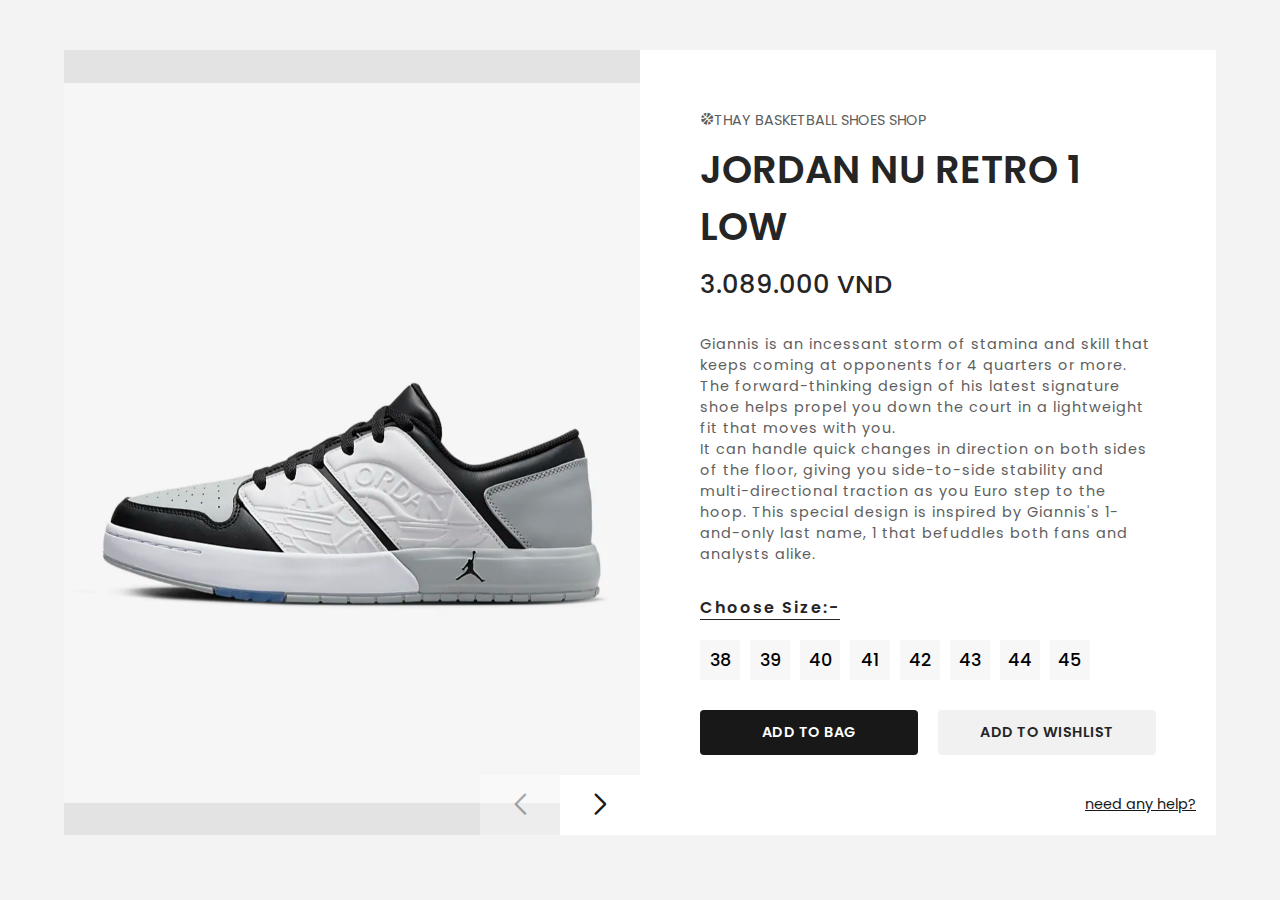
<file: Detail Product/product5.html>
<!--DOCTYPE html-->
 <html lang="en">
    <head>
        <meta charset="UTF-8">
        <meta http-equiv="X-UA-Compatible" content="IE=edge">
        <meta name="viewport" content="width=device-width, initial-scale=1.0">
        <title>THAYSHOP</title>
        <link rel="icon" type="image/x-icon" href="/Images/basketball-ball.png">
        <link rel="stylesheet" href="styleproduct.css"/>
        <link rel="stylesheet" href="https://cdn.jsdelivr.net/npm/boxicons@latest/css/boxicons.min.css">
        <link rel="preconnect" href="https://fonts.googleapis.com">
        <link rel="preconnect" href="https://fonts.gstatic.com" crossorigin>
        <link href="https://fonts.googleapis.com/css2?family=DM+Serif+Display:ital@0;1&family=Poppins:ital,wght@0,100;0,200;0,300;0,400;0,500;0,600;0,700;0,800;0,900;1,100;1,200;1,300;1,400;1,500;1,600;1,700;1,800;1,900&display=swap" rel="stylesheet">
        <link rel="stylesheet" href="https://cdnjs.cloudflare.com/ajax/libs/font-awesome/6.2.0/css/all.min.css">
    
        <!-- Link Swiper's CSS -->
        <link
          rel="stylesheet"
          href="https://cdn.jsdelivr.net/npm/swiper/swiper-bundle.min.css"
        />
    
    
    </head>
    <body>
    
        <!--==Product-Page=================================-->
        <section id="product-page">
        <div class="product-details">
            <!--IMAGES CLASS-->
            <div class="product-img">
    
            <!-- Swiper Slider -->
            <div class="swiper mySwiper">
                <div class="swiper-wrapper">
                
                <!--Add Images-->
                <div class="swiper-slide">
                    <img src="images/detail5/1.jpg" />
                </div>
                <div class="swiper-slide">
                    <img src="images/detail5/2.jpg" />
                </div>
                <div class="swiper-slide">
                    <img src="images/detail5/3.jpg" />
                </div>
                <div class="swiper-slide">
                    <img src="images/detail5/4.jpg" />
                </div>
                <div class="swiper-slide">
                    <img src="images/detail5/5.jpg" />
                </div>
                <div class="swiper-slide">
                    <img src="images/detail5/6.jpg" />
                </div>
                <div class="swiper-slide">
                    <img src="images/detail5/7.jpg" />
                </div>
    
                </div>
    
                <!--btns-->
                <div class="slider-btns">
                    <div class="swiper-button-prev"></div>
                    <div class="swiper-button-next"></div>
                </div>
            </div>
    
            </div>
            <!--**Text************************-->
            <div class="product-text">
                <!--category-->
                <span class="product-category"><i class='bx bxs-basketball' ></i>THAY BASKETBALL SHOES SHOP</span>
                <h3>JORDAN NU RETRO 1 LOW</h3>
                <span class="product-price">3.089.000 VND</span>
                <p>Giannis is an incessant storm of stamina and skill that keeps coming at opponents for 4 quarters or more. The forward-thinking design of his latest signature shoe helps propel you down the court in a lightweight fit that moves with you.
                    <br/>
                    It can handle quick changes in direction on both sides of the floor, giving you side-to-side stability and multi-directional traction as you Euro step to the hoop. This special design is inspired by Giannis's 1-and-only last name, 1 that befuddles both fans and analysts alike.
                </p>
                <!--size-->
                <div class="product-size-container">
                    <strong>Choose Size:-</strong>
                    <div class="product-size">
                        <!--Size 38-->
                        <input type="checkbox" class="s-checkbox" id="s-38">
                        <label for="s-38" class="s-label">38</label>
                        <!--Size 39-->
                        <input type="checkbox" class="s-checkbox" id="s-39">
                        <label for="s-39" class="s-label">39</label>
                        <!--Size 40-->
                        <input type="checkbox" class="s-checkbox" id="s-40">
                        <label for="s-40" class="s-label">40</label>
                        <!--Size 41-->
                        <input type="checkbox" class="s-checkbox" id="s-41">
                        <label for="s-41" class="s-label">41</label>
                        <!--Size 42-->
                        <input type="checkbox" class="s-checkbox" id="s-42">
                        <label for="s-42" class="s-label">42</label>
                        <!--Size 43-->
                        <input type="checkbox" class="s-checkbox" id="s-43">
                        <label for="s-43" class="s-label">43</label>
                        <!--Size 44-->
                        <input type="checkbox" class="s-checkbox" id="s-44">
                        <label for="s-44" class="s-label">44</label>
                        <!--Size 45-->
                        <input type="checkbox" class="s-checkbox" id="s-45">
                        <label for="s-45" class="s-label">45</label>
                    </div>
                </div>
    
                <!--btn-->
                <div class="product-button">
                    <a href="#" class="add-bag-btn">Add To Bag</a>
                    <a href="#" class="add-wishlist-btn">Add To Wishlist</a>
                </div>
                <!--help-btn-->
                <a href="#" class="help-btn">Need Any Help?</a>
            </div>
        </div>
        </section>
    
        <script src="https://code.jquery.com/jquery-3.6.1.js" integrity="sha256-3zlB5s2uwoUzrXK3BT7AX3FyvojsraNFxCc2vC/7pNI="crossorigin="anonymous"></script>
    
        <script src="https://cdn.jsdelivr.net/npm/swiper/swiper-bundle.min.js"></script>
    
        <!-- Initialize Swiper -->
        <script>
          var swiper = new Swiper(".mySwiper", {
            slidesPerView: 1,
            spaceBetween: 10,
            navigation: {
              nextEl: ".swiper-button-next",
              prevEl: ".swiper-button-prev",
            },
            breakpoints: {
              450: {
                slidesPerView: 1,
                spaceBetween: 0,
              },
              820: {
                slidesPerView: 1,
                spaceBetween: 0,
              },
              1024: {
                slidesPerView: 1,
                spaceBetween:0,
              },
            },
          });
    
    
          $('.s-checkbox').on('change', function() {
                $('.s-checkbox').not(this).prop('checked', false);  
            });
        </script>
    </body>
    </html>
</file>
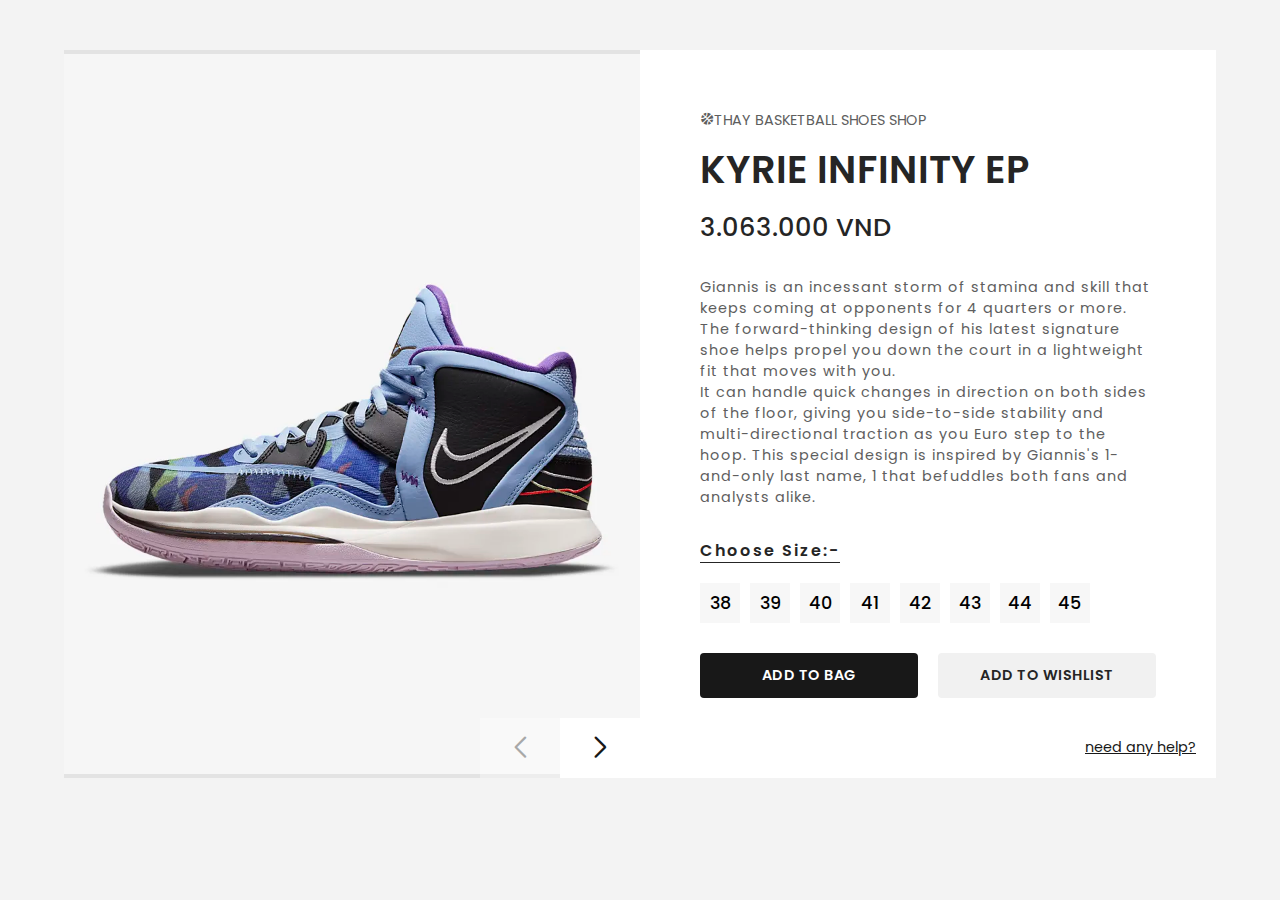
<file: Detail Product/product6.html>
<!--DOCTYPE html-->
 <html lang="en">
    <head>
        <meta charset="UTF-8">
        <meta http-equiv="X-UA-Compatible" content="IE=edge">
        <meta name="viewport" content="width=device-width, initial-scale=1.0">
        <title>THAYSHOP</title>
        <link rel="icon" type="image/x-icon" href="/Images/basketball-ball.png">
        <link rel="stylesheet" href="styleproduct.css"/>
        <link rel="stylesheet" href="https://cdn.jsdelivr.net/npm/boxicons@latest/css/boxicons.min.css">
        <link rel="preconnect" href="https://fonts.googleapis.com">
        <link rel="preconnect" href="https://fonts.gstatic.com" crossorigin>
        <link href="https://fonts.googleapis.com/css2?family=DM+Serif+Display:ital@0;1&family=Poppins:ital,wght@0,100;0,200;0,300;0,400;0,500;0,600;0,700;0,800;0,900;1,100;1,200;1,300;1,400;1,500;1,600;1,700;1,800;1,900&display=swap" rel="stylesheet">
        <link rel="stylesheet" href="https://cdnjs.cloudflare.com/ajax/libs/font-awesome/6.2.0/css/all.min.css">
    
        <!-- Link Swiper's CSS -->
        <link
          rel="stylesheet"
          href="https://cdn.jsdelivr.net/npm/swiper/swiper-bundle.min.css"
        />
    
    
    </head>
    <body>
    
        <!--==Product-Page=================================-->
        <section id="product-page">
        <div class="product-details">
            <!--IMAGES CLASS-->
            <div class="product-img">
    
            <!-- Swiper Slider -->
            <div class="swiper mySwiper">
                <div class="swiper-wrapper">
                
                <!--Add Images-->
                <div class="swiper-slide">
                    <img src="images/detail6/1.jpg" />
                </div>
                <div class="swiper-slide">
                    <img src="images/detail6/2.jpg" />
                </div>
                <div class="swiper-slide">
                    <img src="images/detail6/3.jpg" />
                </div>
                <div class="swiper-slide">
                    <img src="images/detail6/4.jpg" />
                </div>
                <div class="swiper-slide">
                    <img src="images/detail6/5.jpg" />
                </div>
                <div class="swiper-slide">
                    <img src="images/detail6/6.jpg" />
                </div>
                <div class="swiper-slide">
                    <img src="images/detail6/7.jpg" />
                </div>
    
                </div>
    
                <!--btns-->
                <div class="slider-btns">
                    <div class="swiper-button-prev"></div>
                    <div class="swiper-button-next"></div>
                </div>
            </div>
    
            </div>
            <!--**Text************************-->
            <div class="product-text">
                <!--category-->
                <span class="product-category"><i class='bx bxs-basketball' ></i>THAY BASKETBALL SHOES SHOP</span>
                <h3>KYRIE INFINITY EP</h3>
                <span class="product-price">3.063.000 VND</span>
                <p>Giannis is an incessant storm of stamina and skill that keeps coming at opponents for 4 quarters or more. The forward-thinking design of his latest signature shoe helps propel you down the court in a lightweight fit that moves with you.
                    <br/>
                    It can handle quick changes in direction on both sides of the floor, giving you side-to-side stability and multi-directional traction as you Euro step to the hoop. This special design is inspired by Giannis's 1-and-only last name, 1 that befuddles both fans and analysts alike.
                </p>
                <!--size-->
                <div class="product-size-container">
                    <strong>Choose Size:-</strong>
                    <div class="product-size">
                        <!--Size 38-->
                        <input type="checkbox" class="s-checkbox" id="s-38">
                        <label for="s-38" class="s-label">38</label>
                        <!--Size 39-->
                        <input type="checkbox" class="s-checkbox" id="s-39">
                        <label for="s-39" class="s-label">39</label>
                        <!--Size 40-->
                        <input type="checkbox" class="s-checkbox" id="s-40">
                        <label for="s-40" class="s-label">40</label>
                        <!--Size 41-->
                        <input type="checkbox" class="s-checkbox" id="s-41">
                        <label for="s-41" class="s-label">41</label>
                        <!--Size 42-->
                        <input type="checkbox" class="s-checkbox" id="s-42">
                        <label for="s-42" class="s-label">42</label>
                        <!--Size 43-->
                        <input type="checkbox" class="s-checkbox" id="s-43">
                        <label for="s-43" class="s-label">43</label>
                        <!--Size 44-->
                        <input type="checkbox" class="s-checkbox" id="s-44">
                        <label for="s-44" class="s-label">44</label>
                        <!--Size 45-->
                        <input type="checkbox" class="s-checkbox" id="s-45">
                        <label for="s-45" class="s-label">45</label>
                    </div>
                </div>
    
                <!--btn-->
                <div class="product-button">
                    <a href="#" class="add-bag-btn">Add To Bag</a>
                    <a href="#" class="add-wishlist-btn">Add To Wishlist</a>
                </div>
                <!--help-btn-->
                <a href="#" class="help-btn">Need Any Help?</a>
            </div>
        </div>
        </section>
    
        <script src="https://code.jquery.com/jquery-3.6.1.js" integrity="sha256-3zlB5s2uwoUzrXK3BT7AX3FyvojsraNFxCc2vC/7pNI="crossorigin="anonymous"></script>
    
        <script src="https://cdn.jsdelivr.net/npm/swiper/swiper-bundle.min.js"></script>
    
        <!-- Initialize Swiper -->
        <script>
          var swiper = new Swiper(".mySwiper", {
            slidesPerView: 1,
            spaceBetween: 10,
            navigation: {
              nextEl: ".swiper-button-next",
              prevEl: ".swiper-button-prev",
            },
            breakpoints: {
              450: {
                slidesPerView: 1,
                spaceBetween: 0,
              },
              820: {
                slidesPerView: 1,
                spaceBetween: 0,
              },
              1024: {
                slidesPerView: 1,
                spaceBetween:0,
              },
            },
          });
    
    
          $('.s-checkbox').on('change', function() {
                $('.s-checkbox').not(this).prop('checked', false);  
            });
        </script>
    </body>
    </html>
</file>
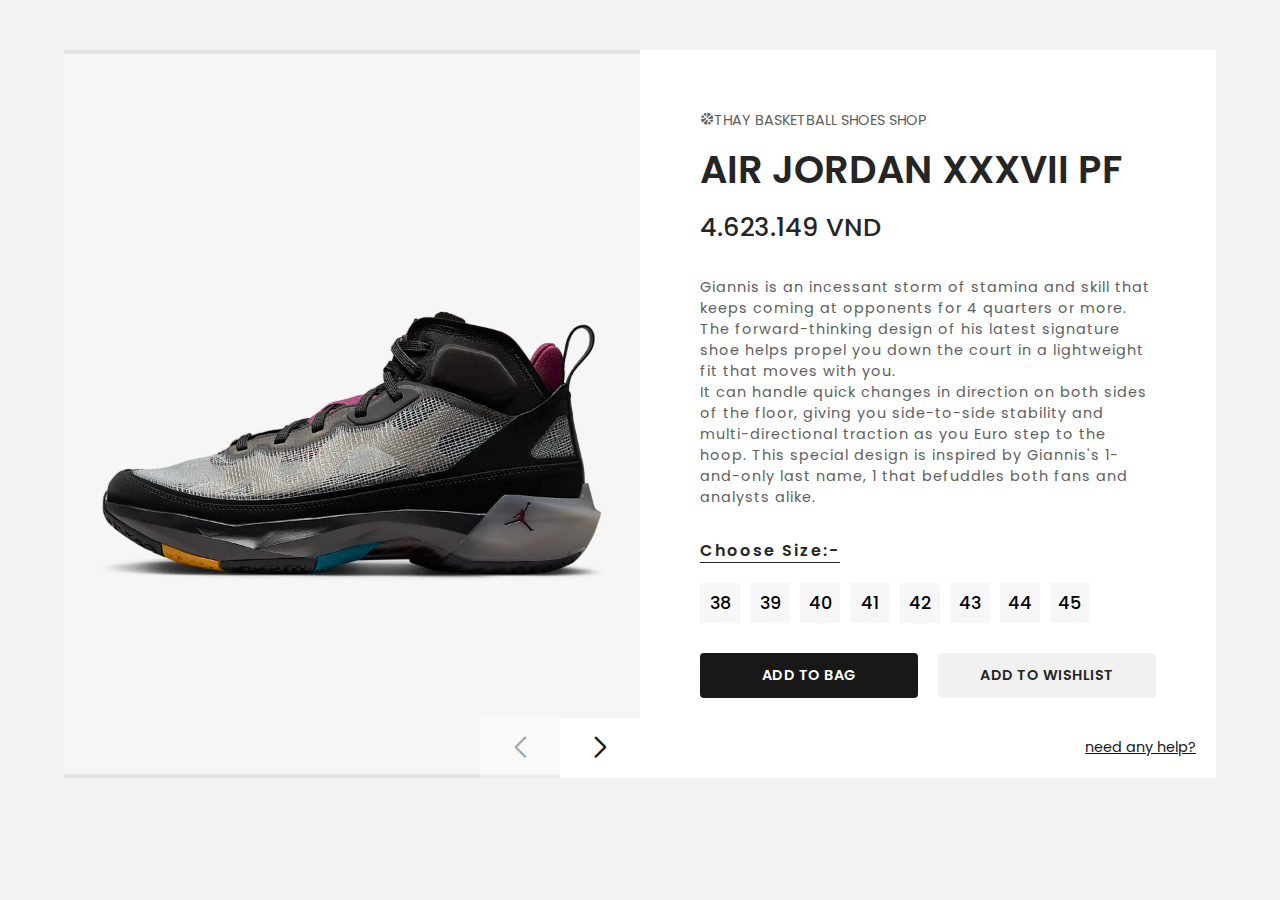
<file: Detail Product/product7.html>
<!--DOCTYPE html-->
 <html lang="en">
    <head>
        <meta charset="UTF-8">
        <meta http-equiv="X-UA-Compatible" content="IE=edge">
        <meta name="viewport" content="width=device-width, initial-scale=1.0">
        <title>THAYSHOP</title>
        <link rel="icon" type="image/x-icon" href="/Images/basketball-ball.png">
        <link rel="stylesheet" href="styleproduct.css"/>
        <link rel="stylesheet" href="https://cdn.jsdelivr.net/npm/boxicons@latest/css/boxicons.min.css">
        <link rel="preconnect" href="https://fonts.googleapis.com">
        <link rel="preconnect" href="https://fonts.gstatic.com" crossorigin>
        <link href="https://fonts.googleapis.com/css2?family=DM+Serif+Display:ital@0;1&family=Poppins:ital,wght@0,100;0,200;0,300;0,400;0,500;0,600;0,700;0,800;0,900;1,100;1,200;1,300;1,400;1,500;1,600;1,700;1,800;1,900&display=swap" rel="stylesheet">
        <link rel="stylesheet" href="https://cdnjs.cloudflare.com/ajax/libs/font-awesome/6.2.0/css/all.min.css">
    
        <!-- Link Swiper's CSS -->
        <link
          rel="stylesheet"
          href="https://cdn.jsdelivr.net/npm/swiper/swiper-bundle.min.css"
        />
    
    
    </head>
    <body>
    
        <!--==Product-Page=================================-->
        <section id="product-page">
        <div class="product-details">
            <!--IMAGES CLASS-->
            <div class="product-img">
    
            <!-- Swiper Slider -->
            <div class="swiper mySwiper">
                <div class="swiper-wrapper">
                
                <!--Add Images-->
                <div class="swiper-slide">
                    <img src="images/detail7/1.jpg" />
                </div>
                <div class="swiper-slide">
                    <img src="images/detail7/2.jpg" />
                </div>
                <div class="swiper-slide">
                    <img src="images/detail7/3.jpg" />
                </div>
                <div class="swiper-slide">
                    <img src="images/detail7/4.jpg" />
                </div>
                <div class="swiper-slide">
                    <img src="images/detail7/5.jpg" />
                </div>
                <div class="swiper-slide">
                    <img src="images/detail7/6.jpg" />
                </div>
                <div class="swiper-slide">
                    <img src="images/detail7/7.jpg" />
                </div>
    
                </div>
    
                <!--btns-->
                <div class="slider-btns">
                    <div class="swiper-button-prev"></div>
                    <div class="swiper-button-next"></div>
                </div>
            </div>
    
            </div>
            <!--**Text************************-->
            <div class="product-text">
                <!--category-->
                <span class="product-category"><i class='bx bxs-basketball' ></i>THAY BASKETBALL SHOES SHOP</span>
                <h3>AIR JORDAN XXXVII PF</h3>
                <span class="product-price">4.623.149 VND</span>
                <p>Giannis is an incessant storm of stamina and skill that keeps coming at opponents for 4 quarters or more. The forward-thinking design of his latest signature shoe helps propel you down the court in a lightweight fit that moves with you.
                    <br/>
                    It can handle quick changes in direction on both sides of the floor, giving you side-to-side stability and multi-directional traction as you Euro step to the hoop. This special design is inspired by Giannis's 1-and-only last name, 1 that befuddles both fans and analysts alike.
                </p>
                <!--size-->
                <div class="product-size-container">
                    <strong>Choose Size:-</strong>
                    <div class="product-size">
                        <!--Size 38-->
                        <input type="checkbox" class="s-checkbox" id="s-38">
                        <label for="s-38" class="s-label">38</label>
                        <!--Size 39-->
                        <input type="checkbox" class="s-checkbox" id="s-39">
                        <label for="s-39" class="s-label">39</label>
                        <!--Size 40-->
                        <input type="checkbox" class="s-checkbox" id="s-40">
                        <label for="s-40" class="s-label">40</label>
                        <!--Size 41-->
                        <input type="checkbox" class="s-checkbox" id="s-41">
                        <label for="s-41" class="s-label">41</label>
                        <!--Size 42-->
                        <input type="checkbox" class="s-checkbox" id="s-42">
                        <label for="s-42" class="s-label">42</label>
                        <!--Size 43-->
                        <input type="checkbox" class="s-checkbox" id="s-43">
                        <label for="s-43" class="s-label">43</label>
                        <!--Size 44-->
                        <input type="checkbox" class="s-checkbox" id="s-44">
                        <label for="s-44" class="s-label">44</label>
                        <!--Size 45-->
                        <input type="checkbox" class="s-checkbox" id="s-45">
                        <label for="s-45" class="s-label">45</label>
                    </div>
                </div>
    
                <!--btn-->
                <div class="product-button">
                    <a href="#" class="add-bag-btn">Add To Bag</a>
                    <a href="#" class="add-wishlist-btn">Add To Wishlist</a>
                </div>
                <!--help-btn-->
                <a href="#" class="help-btn">Need Any Help?</a>
            </div>
        </div>
        </section>
    
        <script src="https://code.jquery.com/jquery-3.6.1.js" integrity="sha256-3zlB5s2uwoUzrXK3BT7AX3FyvojsraNFxCc2vC/7pNI="crossorigin="anonymous"></script>
    
        <script src="https://cdn.jsdelivr.net/npm/swiper/swiper-bundle.min.js"></script>
    
        <!-- Initialize Swiper -->
        <script>
          var swiper = new Swiper(".mySwiper", {
            slidesPerView: 1,
            spaceBetween: 10,
            navigation: {
              nextEl: ".swiper-button-next",
              prevEl: ".swiper-button-prev",
            },
            breakpoints: {
              450: {
                slidesPerView: 1,
                spaceBetween: 0,
              },
              820: {
                slidesPerView: 1,
                spaceBetween: 0,
              },
              1024: {
                slidesPerView: 1,
                spaceBetween:0,
              },
            },
          });
    
    
          $('.s-checkbox').on('change', function() {
                $('.s-checkbox').not(this).prop('checked', false);  
            });
        </script>
    </body>
    </html>
</file>
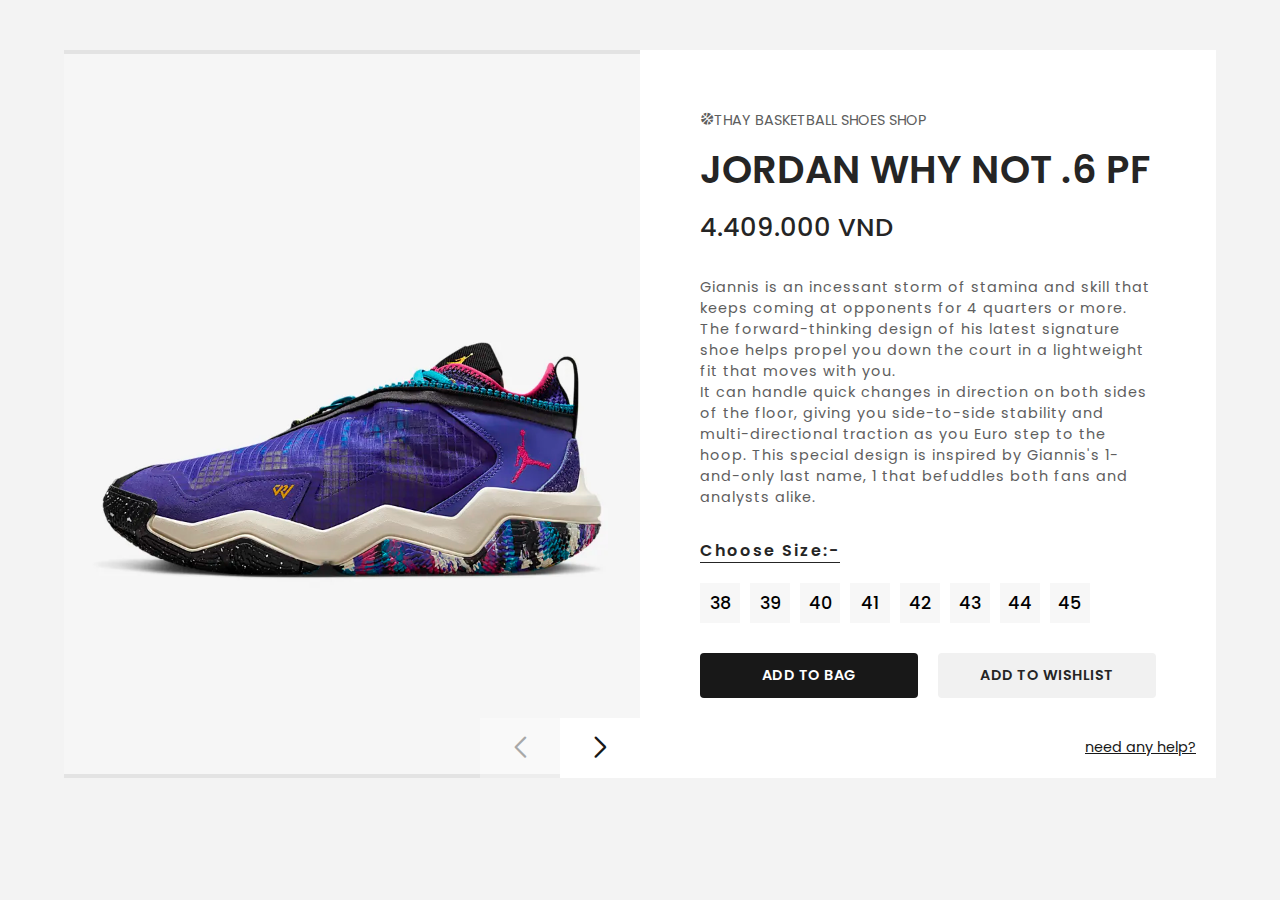
<file: Detail Product/product8.html>
<!--DOCTYPE html-->
 <html lang="en">
    <head>
        <meta charset="UTF-8">
        <meta http-equiv="X-UA-Compatible" content="IE=edge">
        <meta name="viewport" content="width=device-width, initial-scale=1.0">
        <title>THAYSHOP</title>
        <link rel="icon" type="image/x-icon" href="/Images/basketball-ball.png">
        <link rel="stylesheet" href="styleproduct.css"/>
        <link rel="stylesheet" href="https://cdn.jsdelivr.net/npm/boxicons@latest/css/boxicons.min.css">
        <link rel="preconnect" href="https://fonts.googleapis.com">
        <link rel="preconnect" href="https://fonts.gstatic.com" crossorigin>
        <link href="https://fonts.googleapis.com/css2?family=DM+Serif+Display:ital@0;1&family=Poppins:ital,wght@0,100;0,200;0,300;0,400;0,500;0,600;0,700;0,800;0,900;1,100;1,200;1,300;1,400;1,500;1,600;1,700;1,800;1,900&display=swap" rel="stylesheet">
        <link rel="stylesheet" href="https://cdnjs.cloudflare.com/ajax/libs/font-awesome/6.2.0/css/all.min.css">
    
        <!-- Link Swiper's CSS -->
        <link
          rel="stylesheet"
          href="https://cdn.jsdelivr.net/npm/swiper/swiper-bundle.min.css"
        />
    
    
    </head>
    <body>
    
        <!--==Product-Page=================================-->
        <section id="product-page">
        <div class="product-details">
            <!--IMAGES CLASS-->
            <div class="product-img">
    
            <!-- Swiper Slider -->
            <div class="swiper mySwiper">
                <div class="swiper-wrapper">
                
                <!--Add Images-->
                <div class="swiper-slide">
                    <img src="images/detail8/1.jpg" />
                </div>
                <div class="swiper-slide">
                    <img src="images/detail8/2.jpg" />
                </div>
                <div class="swiper-slide">
                    <img src="images/detail8/3.jpg" />
                </div>
                <div class="swiper-slide">
                    <img src="images/detail8/4.jpg" />
                </div>
                <div class="swiper-slide">
                    <img src="images/detail8/5.jpg" />
                </div>
                <div class="swiper-slide">
                    <img src="images/detail8/6.jpg" />
                </div>
                <div class="swiper-slide">
                    <img src="images/detail8/7.jpg" />
                </div>
    
                </div>
    
                <!--btns-->
                <div class="slider-btns">
                    <div class="swiper-button-prev"></div>
                    <div class="swiper-button-next"></div>
                </div>
            </div>
    
            </div>
            <!--**Text************************-->
            <div class="product-text">
                <!--category-->
                <span class="product-category"><i class='bx bxs-basketball' ></i>THAY BASKETBALL SHOES SHOP</span>
                <h3>JORDAN WHY NOT .6 PF</h3>
                <span class="product-price">4.409.000 VND</span>
                <p>Giannis is an incessant storm of stamina and skill that keeps coming at opponents for 4 quarters or more. The forward-thinking design of his latest signature shoe helps propel you down the court in a lightweight fit that moves with you.
                    <br/>
                    It can handle quick changes in direction on both sides of the floor, giving you side-to-side stability and multi-directional traction as you Euro step to the hoop. This special design is inspired by Giannis's 1-and-only last name, 1 that befuddles both fans and analysts alike.
                </p>
                <!--size-->
                <div class="product-size-container">
                    <strong>Choose Size:-</strong>
                    <div class="product-size">
                        <!--Size 38-->
                        <input type="checkbox" class="s-checkbox" id="s-38">
                        <label for="s-38" class="s-label">38</label>
                        <!--Size 39-->
                        <input type="checkbox" class="s-checkbox" id="s-39">
                        <label for="s-39" class="s-label">39</label>
                        <!--Size 40-->
                        <input type="checkbox" class="s-checkbox" id="s-40">
                        <label for="s-40" class="s-label">40</label>
                        <!--Size 41-->
                        <input type="checkbox" class="s-checkbox" id="s-41">
                        <label for="s-41" class="s-label">41</label>
                        <!--Size 42-->
                        <input type="checkbox" class="s-checkbox" id="s-42">
                        <label for="s-42" class="s-label">42</label>
                        <!--Size 43-->
                        <input type="checkbox" class="s-checkbox" id="s-43">
                        <label for="s-43" class="s-label">43</label>
                        <!--Size 44-->
                        <input type="checkbox" class="s-checkbox" id="s-44">
                        <label for="s-44" class="s-label">44</label>
                        <!--Size 45-->
                        <input type="checkbox" class="s-checkbox" id="s-45">
                        <label for="s-45" class="s-label">45</label>
                    </div>
                </div>
    
                <!--btn-->
                <div class="product-button">
                    <a href="#" class="add-bag-btn">Add To Bag</a>
                    <a href="#" class="add-wishlist-btn">Add To Wishlist</a>
                </div>
                <!--help-btn-->
                <a href="#" class="help-btn">Need Any Help?</a>
            </div>
        </div>
        </section>
    
        <script src="https://code.jquery.com/jquery-3.6.1.js" integrity="sha256-3zlB5s2uwoUzrXK3BT7AX3FyvojsraNFxCc2vC/7pNI="crossorigin="anonymous"></script>
    
        <script src="https://cdn.jsdelivr.net/npm/swiper/swiper-bundle.min.js"></script>
    
        <!-- Initialize Swiper -->
        <script>
          var swiper = new Swiper(".mySwiper", {
            slidesPerView: 1,
            spaceBetween: 10,
            navigation: {
              nextEl: ".swiper-button-next",
              prevEl: ".swiper-button-prev",
            },
            breakpoints: {
              450: {
                slidesPerView: 1,
                spaceBetween: 0,
              },
              820: {
                slidesPerView: 1,
                spaceBetween: 0,
              },
              1024: {
                slidesPerView: 1,
                spaceBetween:0,
              },
            },
          });
    
    
          $('.s-checkbox').on('change', function() {
                $('.s-checkbox').not(this).prop('checked', false);  
            });
        </script>
    </body>
    </html>
</file>
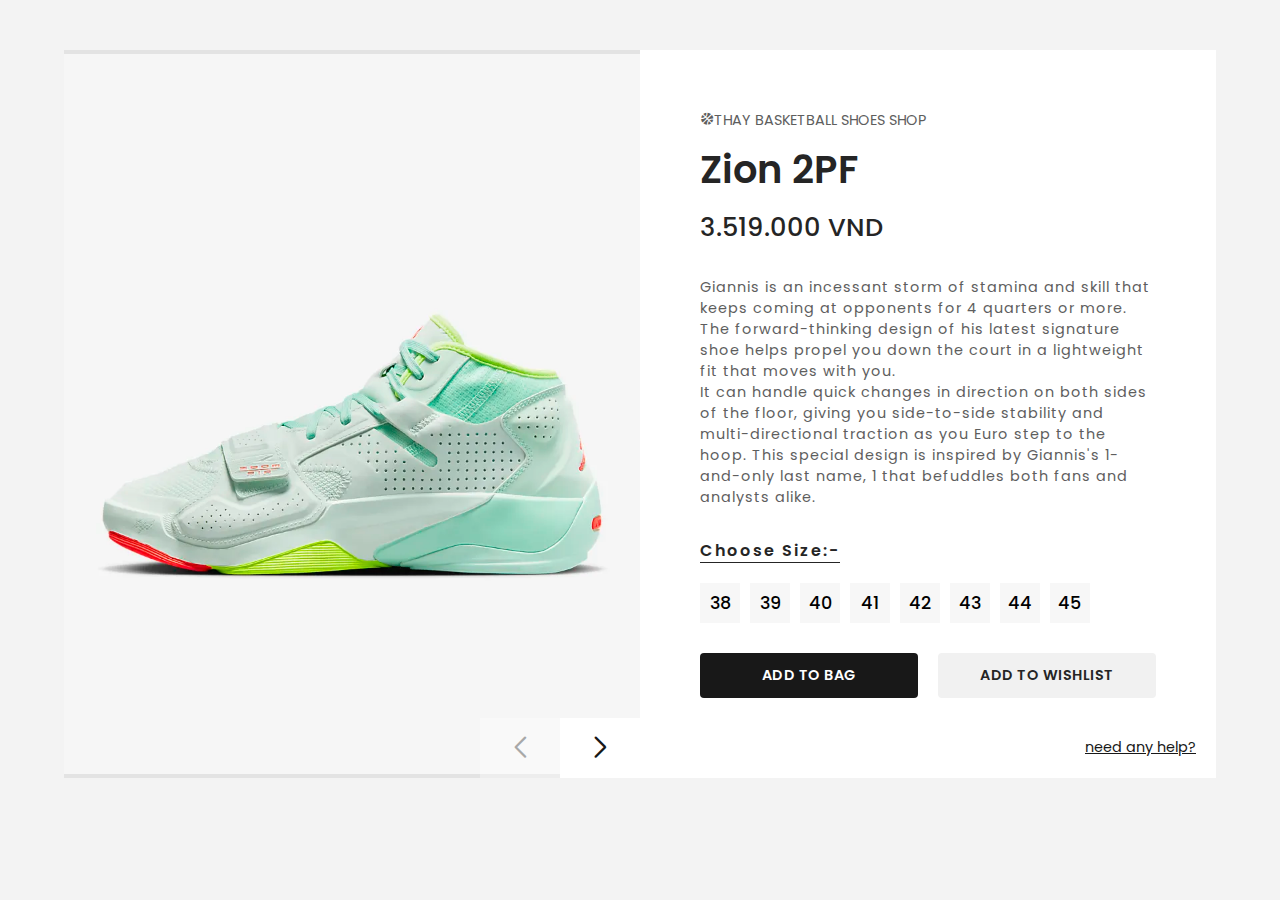
<file: Detail Product/product9.html>
<!--DOCTYPE html-->
 <html lang="en">
    <head>
        <meta charset="UTF-8">
        <meta http-equiv="X-UA-Compatible" content="IE=edge">
        <meta name="viewport" content="width=device-width, initial-scale=1.0">
        <title>THAYSHOP</title>
        <link rel="icon" type="image/x-icon" href="/Images/basketball-ball.png">
        <link rel="stylesheet" href="styleproduct.css"/>
        <link rel="stylesheet" href="https://cdn.jsdelivr.net/npm/boxicons@latest/css/boxicons.min.css">
        <link rel="preconnect" href="https://fonts.googleapis.com">
        <link rel="preconnect" href="https://fonts.gstatic.com" crossorigin>
        <link href="https://fonts.googleapis.com/css2?family=DM+Serif+Display:ital@0;1&family=Poppins:ital,wght@0,100;0,200;0,300;0,400;0,500;0,600;0,700;0,800;0,900;1,100;1,200;1,300;1,400;1,500;1,600;1,700;1,800;1,900&display=swap" rel="stylesheet">
        <link rel="stylesheet" href="https://cdnjs.cloudflare.com/ajax/libs/font-awesome/6.2.0/css/all.min.css">
    
        <!-- Link Swiper's CSS -->
        <link
          rel="stylesheet"
          href="https://cdn.jsdelivr.net/npm/swiper/swiper-bundle.min.css"
        />
    
    
    </head>
    <body>
    
        <!--==Product-Page=================================-->
        <section id="product-page">
        <div class="product-details">
            <!--IMAGES CLASS-->
            <div class="product-img">
    
            <!-- Swiper Slider -->
            <div class="swiper mySwiper">
                <div class="swiper-wrapper">
                
                <!--Add Images-->
                <div class="swiper-slide">
                    <img src="images/detail9/1.jpg" />
                </div>
                <div class="swiper-slide">
                    <img src="images/detail9/2.jpg" />
                </div>
                <div class="swiper-slide">
                    <img src="images/detail9/3.jpg" />
                </div>
                <div class="swiper-slide">
                    <img src="images/detail9/4.jpg" />
                </div>
                <div class="swiper-slide">
                    <img src="images/detail9/5.jpg" />
                </div>
                <div class="swiper-slide">
                    <img src="images/detail9/6.jpg" />
                </div>
                <div class="swiper-slide">
                    <img src="images/detail9/7.jpg" />
                </div>
    
                </div>
    
                <!--btns-->
                <div class="slider-btns">
                    <div class="swiper-button-prev"></div>
                    <div class="swiper-button-next"></div>
                </div>
            </div>
    
            </div>
            <!--**Text************************-->
            <div class="product-text">
                <!--category-->
                <span class="product-category"><i class='bx bxs-basketball' ></i>THAY BASKETBALL SHOES SHOP</span>
                <h3>Zion 2PF</h3>
                <span class="product-price">3.519.000 VND</span>
                <p>Giannis is an incessant storm of stamina and skill that keeps coming at opponents for 4 quarters or more. The forward-thinking design of his latest signature shoe helps propel you down the court in a lightweight fit that moves with you.
                    <br/>
                    It can handle quick changes in direction on both sides of the floor, giving you side-to-side stability and multi-directional traction as you Euro step to the hoop. This special design is inspired by Giannis's 1-and-only last name, 1 that befuddles both fans and analysts alike.
                </p>
                <!--size-->
                <div class="product-size-container">
                    <strong>Choose Size:-</strong>
                    <div class="product-size">
                        <!--Size 38-->
                        <input type="checkbox" class="s-checkbox" id="s-38">
                        <label for="s-38" class="s-label">38</label>
                        <!--Size 39-->
                        <input type="checkbox" class="s-checkbox" id="s-39">
                        <label for="s-39" class="s-label">39</label>
                        <!--Size 40-->
                        <input type="checkbox" class="s-checkbox" id="s-40">
                        <label for="s-40" class="s-label">40</label>
                        <!--Size 41-->
                        <input type="checkbox" class="s-checkbox" id="s-41">
                        <label for="s-41" class="s-label">41</label>
                        <!--Size 42-->
                        <input type="checkbox" class="s-checkbox" id="s-42">
                        <label for="s-42" class="s-label">42</label>
                        <!--Size 43-->
                        <input type="checkbox" class="s-checkbox" id="s-43">
                        <label for="s-43" class="s-label">43</label>
                        <!--Size 44-->
                        <input type="checkbox" class="s-checkbox" id="s-44">
                        <label for="s-44" class="s-label">44</label>
                        <!--Size 45-->
                        <input type="checkbox" class="s-checkbox" id="s-45">
                        <label for="s-45" class="s-label">45</label>
                    </div>
                </div>
    
                <!--btn-->
                <div class="product-button">
                    <a href="#" class="add-bag-btn">Add To Bag</a>
                    <a href="#" class="add-wishlist-btn">Add To Wishlist</a>
                </div>
                <!--help-btn-->
                <a href="#" class="help-btn">Need Any Help?</a>
            </div>
        </div>
        </section>
    
        <script src="https://code.jquery.com/jquery-3.6.1.js" integrity="sha256-3zlB5s2uwoUzrXK3BT7AX3FyvojsraNFxCc2vC/7pNI="crossorigin="anonymous"></script>
    
        <script src="https://cdn.jsdelivr.net/npm/swiper/swiper-bundle.min.js"></script>
    
        <!-- Initialize Swiper -->
        <script>
          var swiper = new Swiper(".mySwiper", {
            slidesPerView: 1,
            spaceBetween: 10,
            navigation: {
              nextEl: ".swiper-button-next",
              prevEl: ".swiper-button-prev",
            },
            breakpoints: {
              450: {
                slidesPerView: 1,
                spaceBetween: 0,
              },
              820: {
                slidesPerView: 1,
                spaceBetween: 0,
              },
              1024: {
                slidesPerView: 1,
                spaceBetween:0,
              },
            },
          });
    
    
          $('.s-checkbox').on('change', function() {
                $('.s-checkbox').not(this).prop('checked', false);  
            });
        </script>
    </body>
    </html>
</file>
<file: Detail Product/styleproduct.css>
*{
    margin: 0px;
    padding: 0px;
    box-sizing: border-box;
    font-family: poppins;
}
ul{
    list-style: none;
}
a{
    text-decoration: none;
}
body{
    background-color: #f3f3f3;
}
/*==product-page===============================*/
.product-details{
    max-width: 1200px;
    width: 90%;
    display: grid;
    grid-template-columns: 1fr 1fr;
    margin: 50px auto;
    
}
.product-img{
    width: 100%;
    background-color: #e3e3e3;
    position: relative;
    overflow: hidden;
}

.img-social-bar{
    position: absolute;
    left: 0px;
    top: 0px;
    background-color: #ffffff;
    display: flex;
    flex-direction: column;
    justify-content: center;
    align-items: center;
    padding:20px 10px;
    box-shadow: 2px 16px 30px rgba(0,0,0,0.08);
    z-index: 101;
}
.img-social-bar a{
    color: #5e5e5e;
    margin: 20px 10px;
    transition: all ease 0.3s;
}
.img-social-bar a:hover{
    color: #181818;
}
.product-text{
    background-color: #ffffff;
    padding: 60px;
    position: relative;
}
.product-text .product-category{
    color: #5e5e5e;
    font-size: 0.9rem;
}
.product-text h3{
    color: #252525;
    font-size: 2.4rem;
    font-weight: 600;
    margin: 10px 0px;
}
.product-text .product-price{
    font-size: 1.6rem;
    color: #252525;
    font-weight: 500;
}
.product-text p{
    margin: 30px 0px;
    color: #5e5e5e;
    letter-spacing: 1px;
    font-size: 0.9rem;
}
.product-size-container strong{
    color: #252525;
    font-size:1rem;
    font-weight: 600;
    letter-spacing: 2px;
    border-bottom: 1px solid #252525;
}
.product-size{
    display: flex;
    justify-content: flex-start;
    align-items: center;
    flex-wrap: wrap;
    margin-top: 20px;
}
.product-size label{
    font-size: 1.1rem;
    background-color: #f7f7f7;
    width: 40px;
    height: 40px;
    display: flex;
    justify-content: center;
    align-items: center;
    user-select: none;
    margin-right:10px;
    font-weight: 500;
    cursor: pointer;
}
.s-checkbox:checked + .s-label{
    background-color: #1f2124;
    color: #ffffff;
}
.s-checkbox{
    display: none;
}
.product-button{
    display: grid;
    grid-template-columns: 1fr 1fr;
    margin: 30px 0px;
    margin-bottom: 20px;
    grid-gap: 20px;
}
.product-button a{
    width: 100%;
    height: 45px;
    display: flex;
    justify-content: center;
    align-items: center;
    text-transform: uppercase;
    font-weight: 600;
    letter-spacing: 0.5px;
    font-size: 0.9rem;
    border-radius: 4px;
}
.product-button .add-bag-btn{
    background-color: #181818;
    color: #ffffff;
}
.product-button .add-wishlist-btn{
    background-color: #f1f1f1;
    color: #252525;
}
.help-btn{
    position: absolute;
    right: 20px;
    bottom: 20px;
    color: #181818;
    font-size: 0.9rem;
    text-decoration: underline;
    text-transform: lowercase;
}

.mySwiper{
    height: 100%;
    width: 100%;
    max-width: 100%;
}

.swiper-slide img{
    width: 100%;
    height: 100%;
    object-fit:contain;
    object-position: center;
    display: flex !important;
}
.swiper-button-next,
.swiper-button-prev{
    position: static !important;
    width: 80px !important;
    height: 60px !important;
    display: flex;
    justify-content: center;
    align-items: center;
    background-color: #ffffff;
}

.swiper-button-next::after,
.swiper-button-prev::after{
    color: #181818;
    font-size: 1.3rem !important;
    font-weight: 600;
}
.slider-btns{
    position: absolute;
    right: 0px;
    bottom: 0px;
    z-index: 101;
    display: flex;
    justify-content: center;
    align-items: center;
}
@media(max-width:1024px){
    .product-text{
        padding: 30px;
    }
}
@media(max-width:820px){
    .product-details{
        grid-template-columns: 1fr;
    }
    .mySwiper{
        max-height: 400px;
    }
    .product-button{
        margin-bottom: 40px;
    }
}
@media(max-width:450px){
    .product-text h3{
        font-size: 1.6rem;
    }
    .product-button{
        grid-template-columns: 1fr;
        grid-gap: 10px;
    }
}
</file>
